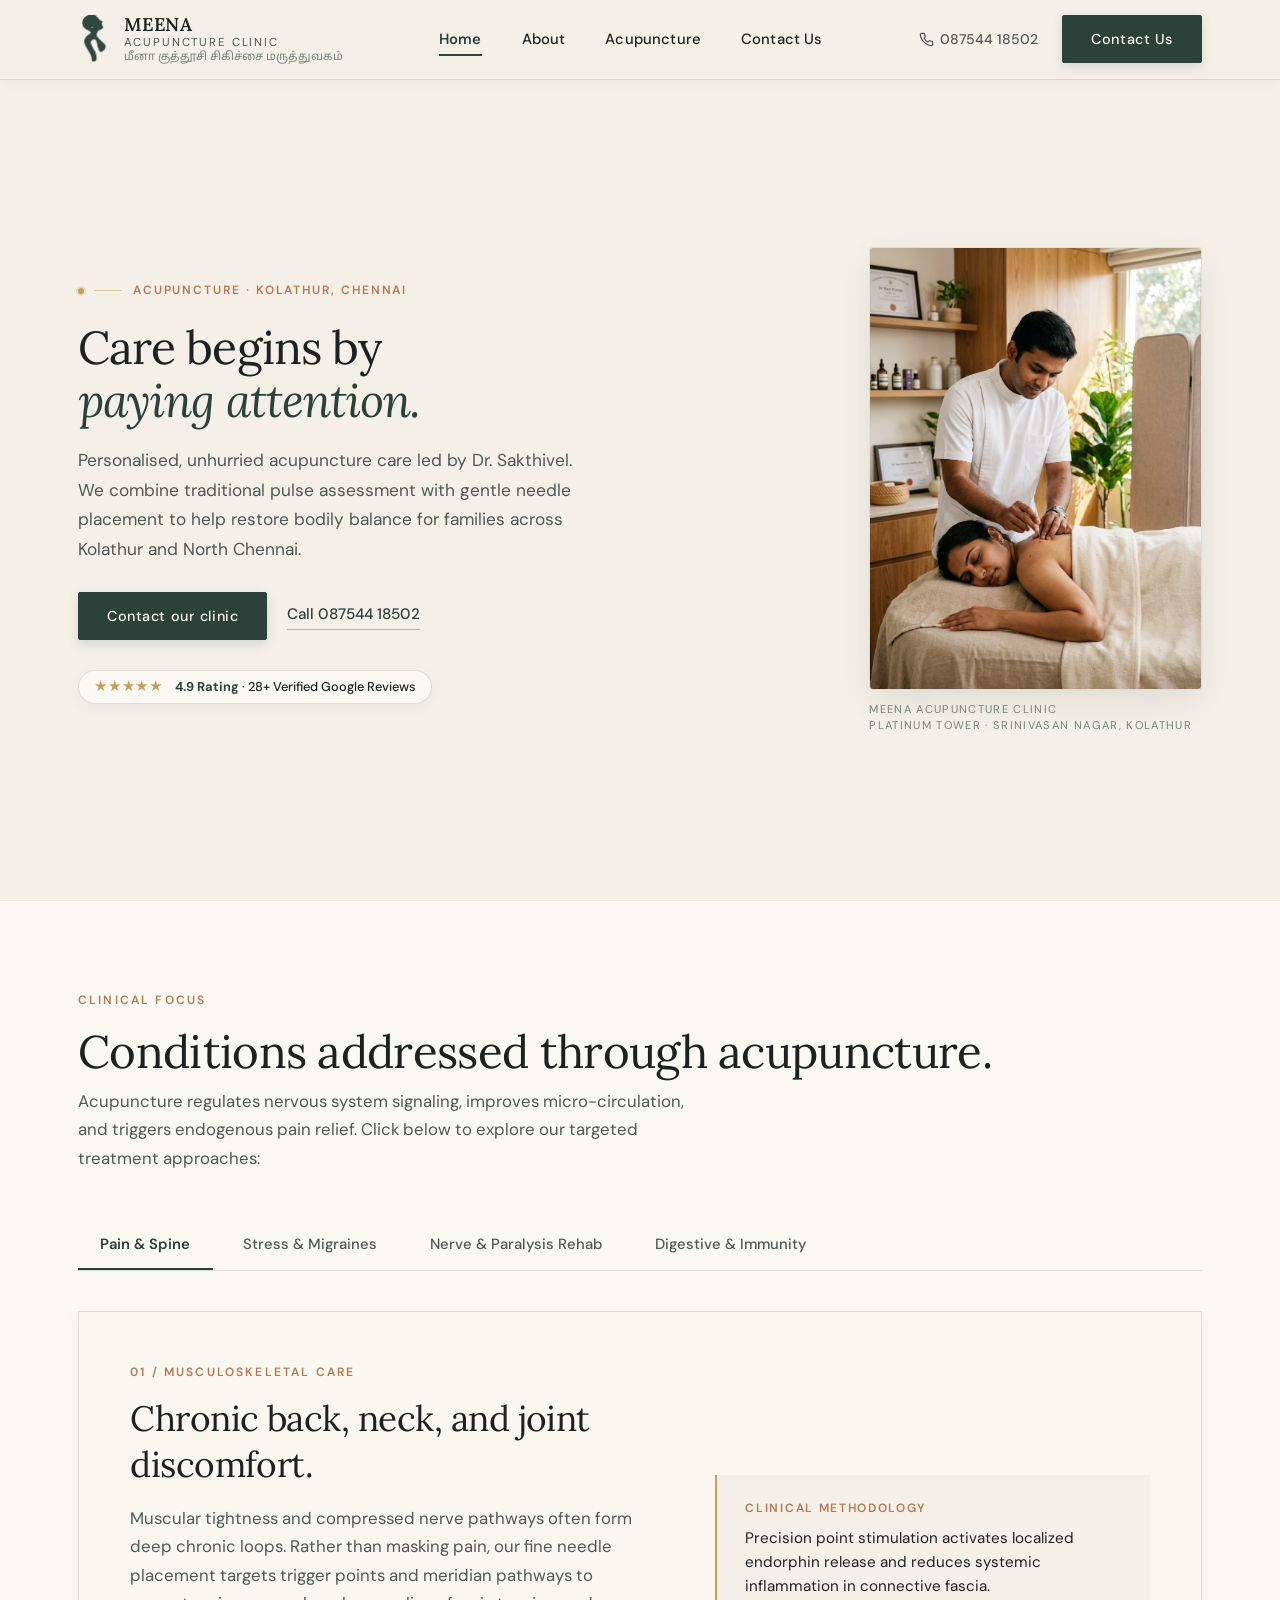
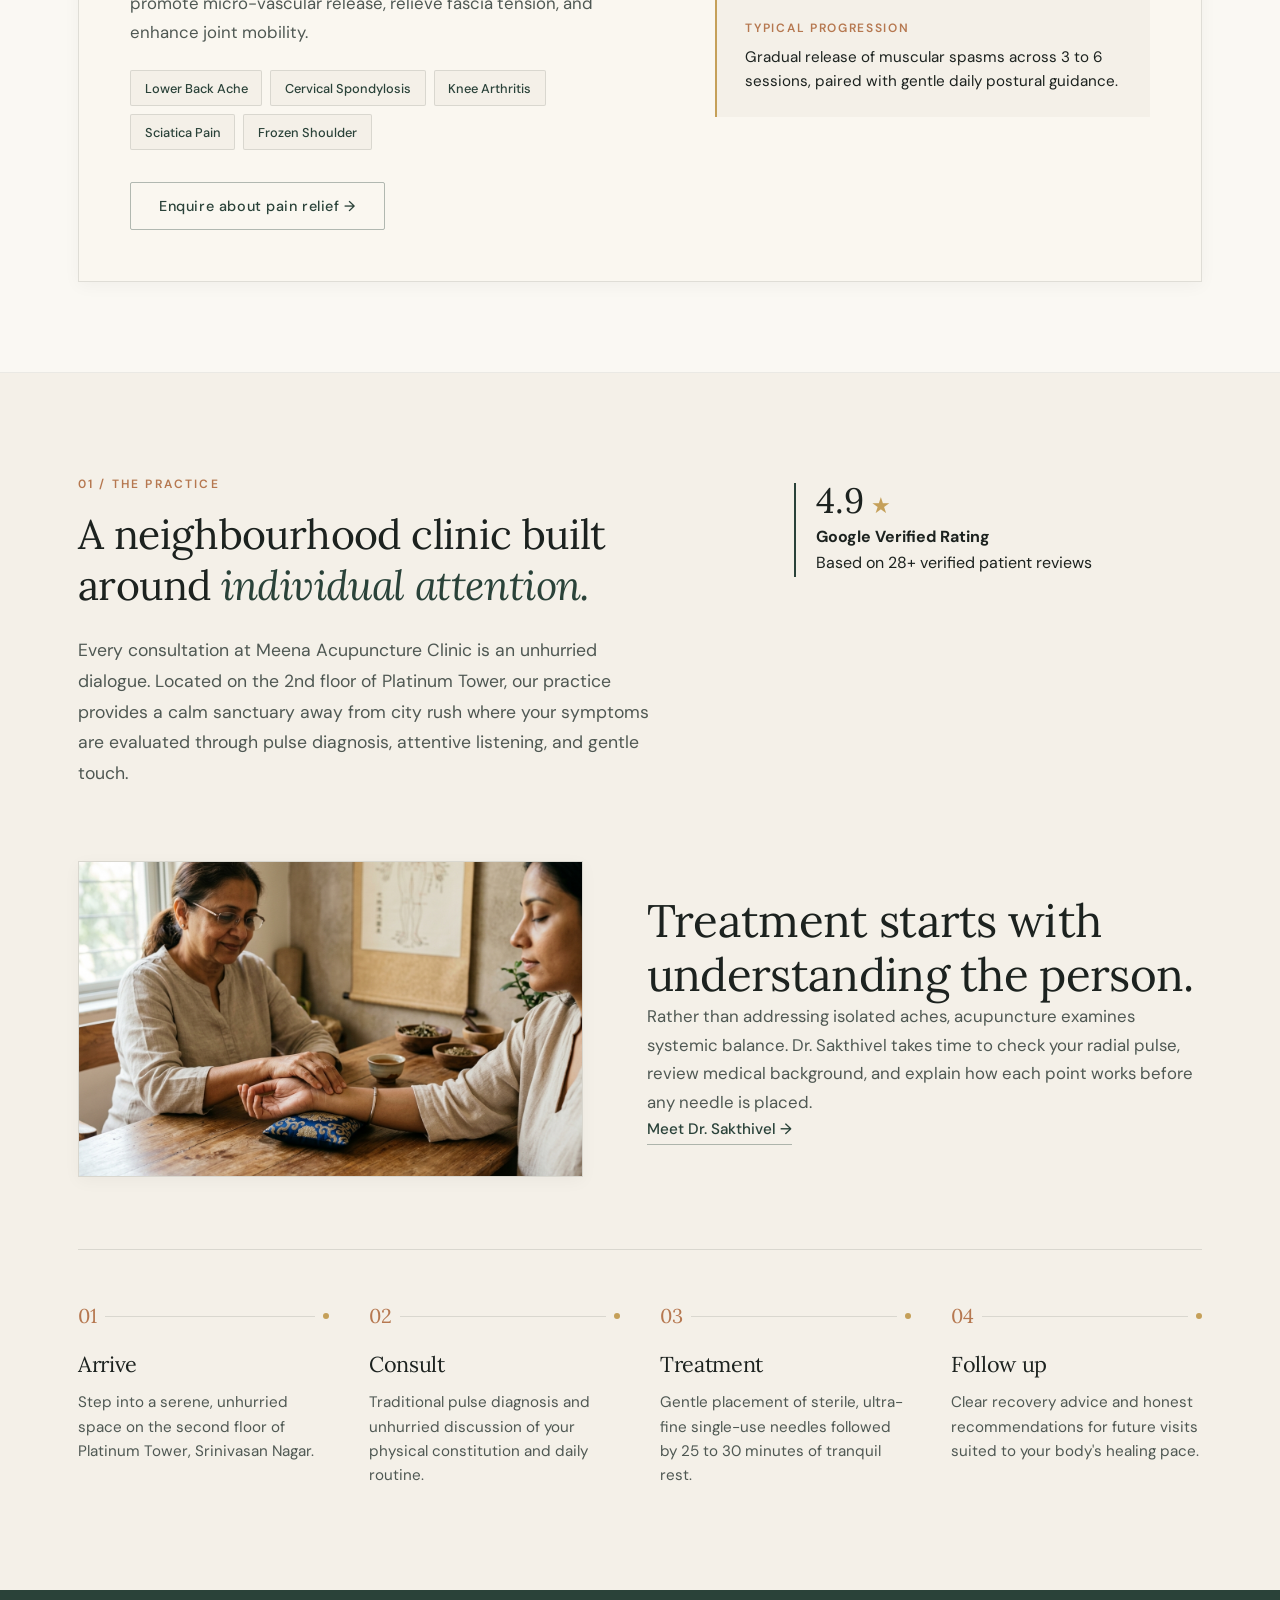
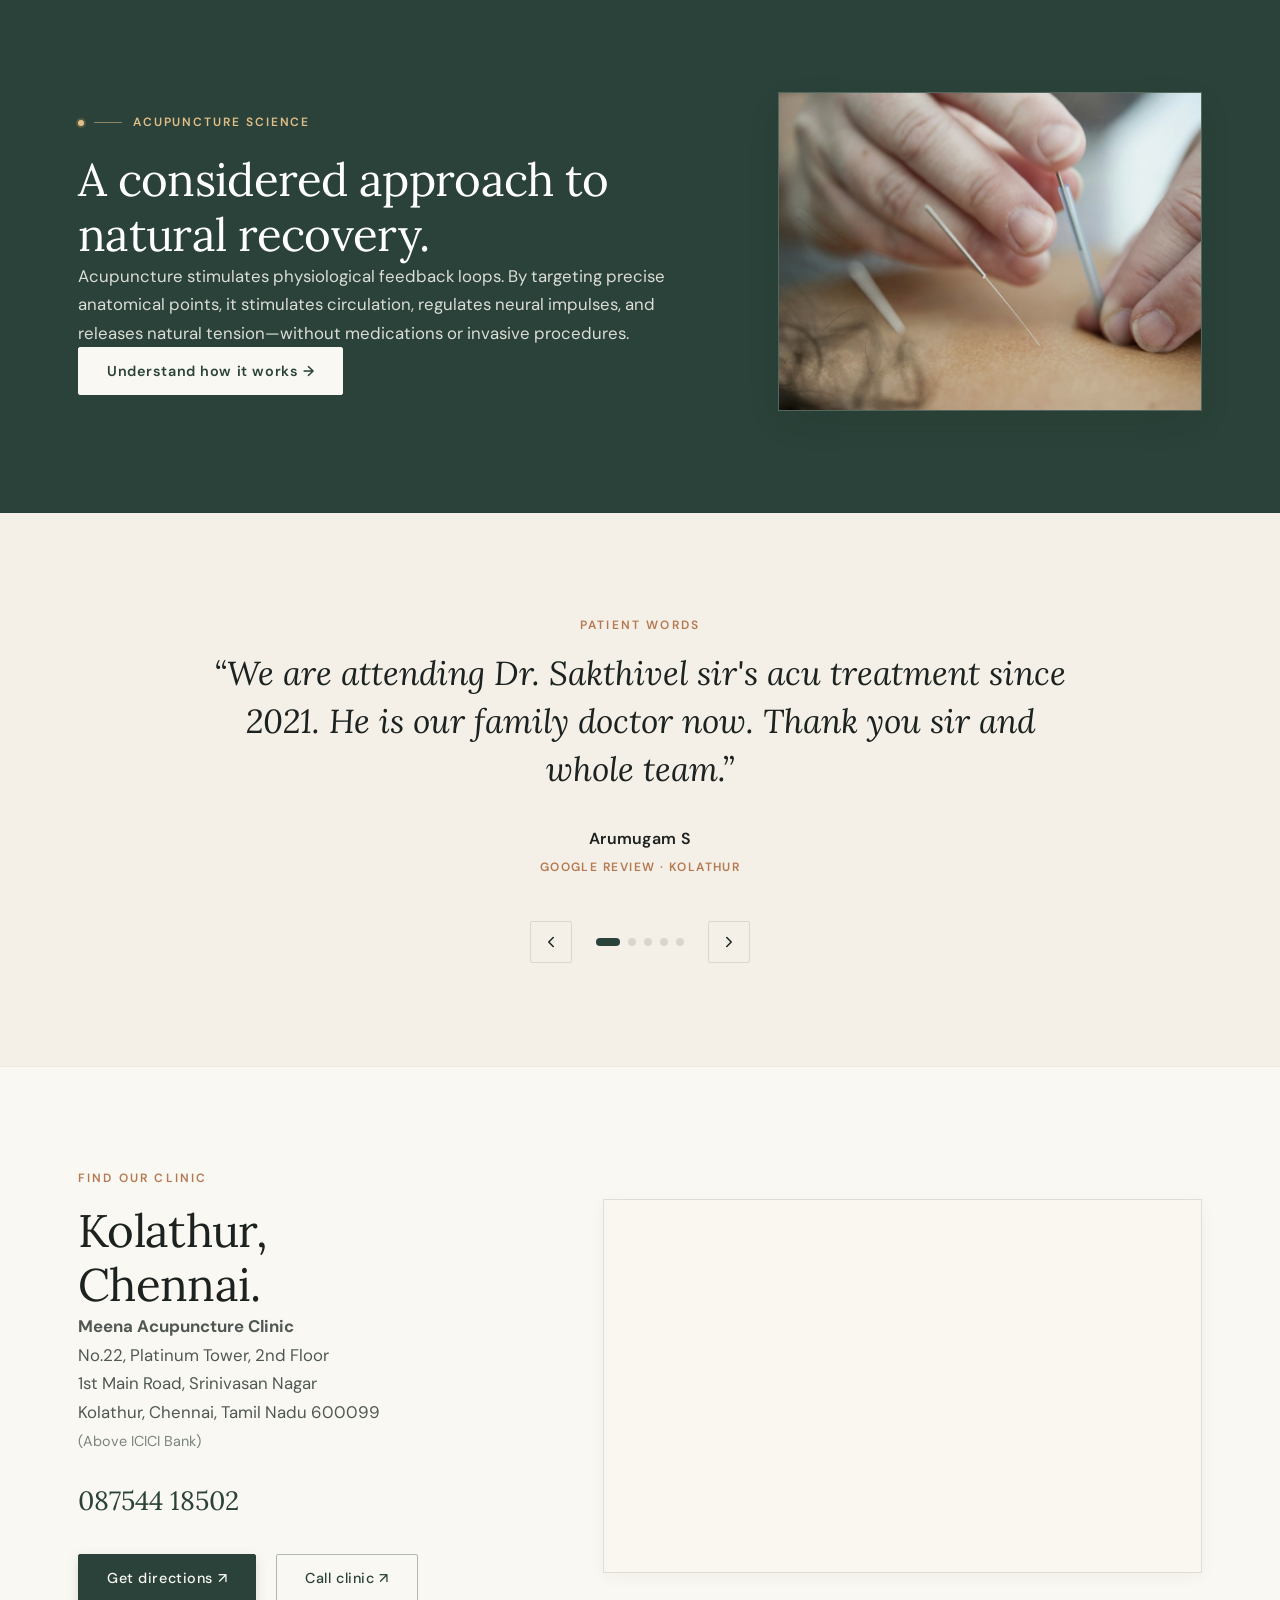
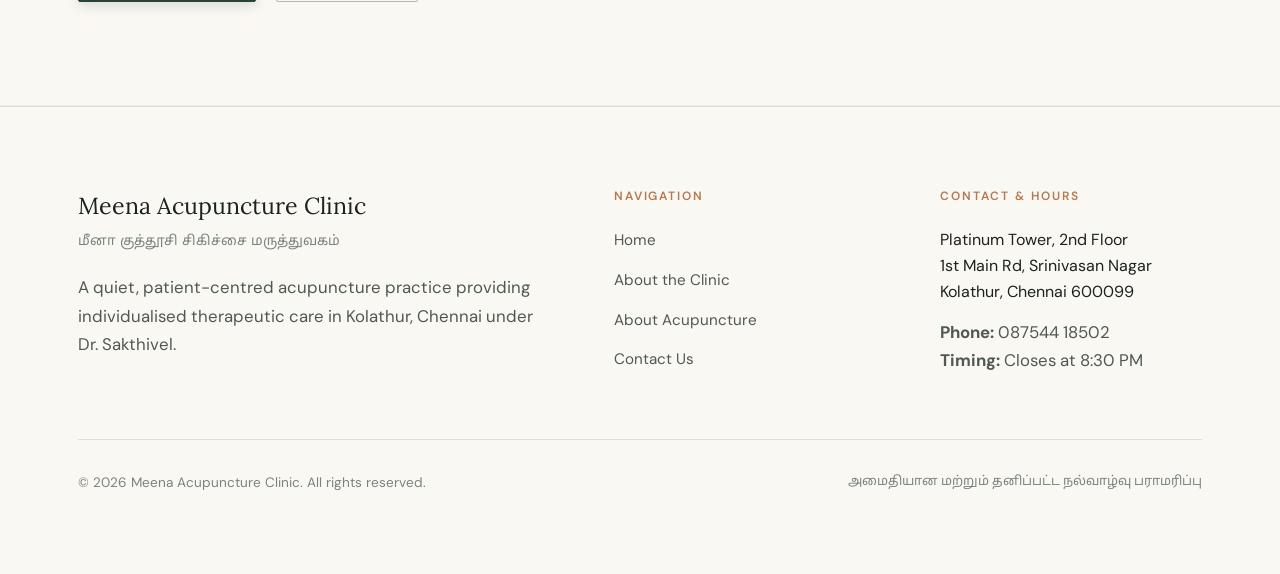
<file: index.html>
<!DOCTYPE html>
<html lang="en">
<head>
  <meta charset="UTF-8">
  <meta name="viewport" content="width=device-width, initial-scale=1.0">
  <title>Meena Acupuncture Clinic | Kolathur, Chennai</title>
  <meta name="description" content="Meena Acupuncture Clinic in Kolathur, Chennai. Led by Dr. Sakthivel. Attentive diagnostic acupuncture, traditional pulse evaluation, pain relief, and constitutional wellness.">
  <meta name="theme-color" content="#F4F0E8">

  <!-- Open Graph -->
  <meta property="og:type" content="website">
  <meta property="og:title" content="Meena Acupuncture Clinic | Kolathur, Chennai">
  <meta property="og:description" content="Personalised, gentle acupuncture care from Dr. Sakthivel at Meena Acupuncture Clinic, Platinum Tower, Kolathur.">
  <meta property="og:image" content="assets/images/hero-clinic.jpg">

  <!-- Favicon -->
  <link rel="icon" type="image/png" href="assets/images/favicon.png">

  <!-- Google Fonts: Lora (Editorial Serif), DM Sans (Clean Sans), Noto Sans Tamil -->
  <link rel="preconnect" href="https://fonts.googleapis.com">
  <link rel="preconnect" href="https://fonts.gstatic.com" crossorigin>
  <link href="https://fonts.googleapis.com/css2?family=DM+Sans:ital,opsz,wght@0,9..40,400..600;1,9..40,400&family=Lora:ital,wght@0,400..600;1,400;1,500&family=Noto+Sans+Tamil:wght@400;500;600&display=swap" rel="stylesheet">

  <link rel="stylesheet" href="css/style.css">

  <!-- Structured Data: MedicalClinic -->
  <script type="application/ld+json">
  {
    "@context": "https://schema.org",
    "@type": "MedicalClinic",
    "name": "Meena Acupuncture Clinic",
    "alternateName": "மீனா குத்தூசி சிகிச்சை மருத்துவகம்",
    "medicalSpecialty": "Acupuncture",
    "address": {
      "@type": "PostalAddress",
      "streetAddress": "No.22, Platinum Tower, 2nd Floor, 1st Main Road, Srinivasan Nagar",
      "addressLocality": "Kolathur",
      "addressRegion": "Chennai, Tamil Nadu",
      "postalCode": "600099",
      "addressCountry": "IN"
    },
    "telephone": "+918754418502",
    "hasMap": "https://maps.app.goo.gl/yWJoT6GUN4g8r3Jb7",
    "aggregateRating": {
      "@type": "AggregateRating",
      "ratingValue": "4.9",
      "reviewCount": "28"
    },
    "openingHoursSpecification": [
      {
        "@type": "OpeningHoursSpecification",
        "dayOfWeek": ["Monday", "Tuesday", "Wednesday", "Thursday", "Friday", "Saturday"],
        "closes": "20:30"
      }
    ]
  }
  </script>
</head>
<body>
  <!-- Accessible Skip Link -->
  <a href="#mainContent" class="skip-link">Skip to main content</a>

  <!-- ======================================================================
       SITE HEADER
       ====================================================================== -->
  <header class="site-header" role="banner">
    <div class="container header-container">
      <a href="index.html" class="brand" aria-label="Meena Acupuncture Clinic Home">
        <div class="brand-emblem">
          <img src="assets/images/clinic-logo-deepleaf.png" alt="Meena Acupuncture Clinic Emblem" width="32" height="48">
        </div>
        <div class="brand-text">
          <div class="brand-name">MEENA <span>Acupuncture Clinic</span></div>
          <div class="brand-tamil">மீனா குத்தூசி சிகிச்சை மருத்துவகம்</div>
        </div>
      </a>

      <!-- Desktop Navigation -->
      <nav class="site-nav" aria-label="Main Navigation">
        <a href="index.html" class="nav-link active">Home</a>
        <a href="about.html" class="nav-link">About</a>
        <a href="acupuncture.html" class="nav-link">Acupuncture</a>
        <a href="contact.html" class="nav-link">Contact Us</a>
      </nav>

      <!-- Desktop Actions -->
      <div class="header-actions">
        <a href="tel:08754418502" class="header-phone" aria-label="Call clinic directly">
          <svg width="15" height="15" viewBox="0 0 24 24" fill="none" stroke="currentColor" stroke-width="2" stroke-linecap="round" stroke-linejoin="round" aria-hidden="true"><path d="M22 16.92v3a2 2 0 0 1-2.18 2 19.79 19.79 0 0 1-8.63-3.07 19.5 19.5 0 0 1-6-6 19.79 19.79 0 0 1-3.07-8.67A2 2 0 0 1 4.11 2h3a2 2 0 0 1 2 1.72 12.84 12.84 0 0 0 .7 2.81 2 2 0 0 1-.45 2.11L8.09 9.91a16 16 0 0 0 6 6l1.27-1.27a2 2 0 0 1 2.11-.45 12.84 12.84 0 0 0 2.81.7A2 2 0 0 1 22 16.92z"></path></svg>
          <span>087544 18502</span>
        </a>
        <a href="contact.html" class="btn btn--primary">Contact Us</a>
        <button class="menu-toggle" id="menuToggle" aria-label="Open navigation menu" aria-expanded="false" aria-controls="mobileNav">
          <svg width="20" height="20" viewBox="0 0 24 24" fill="none" stroke="currentColor" stroke-width="1.75" stroke-linecap="round" stroke-linejoin="round" aria-hidden="true"><line x1="4" y1="7" x2="20" y2="7"></line><line x1="4" y1="12" x2="20" y2="12"></line><line x1="4" y1="17" x2="20" y2="17"></line></svg>
        </button>
      </div>
    </div>
  </header>

  <!-- Mobile Navigation Panel -->
  <nav class="mobile-nav-panel" id="mobileNav" aria-label="Mobile Navigation">
    <ul class="mobile-nav-list">
      <li><a href="index.html" class="mobile-nav-link active">Home</a></li>
      <li><a href="about.html" class="mobile-nav-link">About</a></li>
      <li><a href="acupuncture.html" class="mobile-nav-link">Acupuncture</a></li>
      <li><a href="contact.html" class="mobile-nav-link">Contact Us</a></li>
    </ul>
    <div class="mobile-nav-footer">
      <a href="tel:08754418502" class="header-phone">
        <svg width="15" height="15" viewBox="0 0 24 24" fill="none" stroke="currentColor" stroke-width="2" stroke-linecap="round" stroke-linejoin="round" aria-hidden="true"><path d="M22 16.92v3a2 2 0 0 1-2.18 2 19.79 19.79 0 0 1-8.63-3.07 19.5 19.5 0 0 1-6-6 19.79 19.79 0 0 1-3.07-8.67A2 2 0 0 1 4.11 2h3a2 2 0 0 1 2 1.72 12.84 12.84 0 0 0 .7 2.81 2 2 0 0 1-.45 2.11L8.09 9.91a16 16 0 0 0 6 6l1.27-1.27a2 2 0 0 1 2.11-.45 12.84 12.84 0 0 0 2.81.7A2 2 0 0 1 22 16.92z"></path></svg>
        <span>087544 18502</span>
      </a>
      <a href="contact.html" class="btn btn--primary" style="width: 100%;">Contact Us</a>
    </div>
  </nav>

  <!-- ======================================================================
       MAIN CONTENT
       ====================================================================== -->
  <main id="mainContent">

    <!-- 01. HERO (55/45 Editorial Split with Above-The-Fold Mobile Balance) -->
    <section class="section hero-home" aria-labelledby="heroHeadline">
      <div class="container">
        <div class="editorial-split editorial-split--55-45">
          <div class="hero-content">
            <div class="eyebrow">
              <span class="point-motif"></span>
              <span>Acupuncture · Kolathur, Chennai</span>
            </div>
            
            <h1 class="hero-headline" id="heroHeadline">
              Care begins by<br><span class="editorial-italic">paying attention.</span>
            </h1>

            <p class="hero-subtext">
              Personalised, unhurried acupuncture care led by Dr. Sakthivel. We combine traditional pulse assessment with gentle needle placement to help restore bodily balance for families across Kolathur and North Chennai.
            </p>

            <div class="hero-actions">
              <a href="contact.html" class="btn btn--primary">Contact our clinic</a>
              <a href="tel:08754418502" class="text-link">Call 087544 18502</a>
            </div>

            <!-- Verified Clinic Credential Badge -->
            <div class="hero-trust-badge">
              <div class="trust-stars" aria-hidden="true">★★★★★</div>
              <div class="trust-text">
                <strong>4.9 Rating</strong> · 28+ Verified Google Reviews
              </div>
            </div>
          </div>

          <!-- Hero Photography Frame -->
          <div class="hero-image-wrap">
            <div class="hero-image-frame">
              <img src="assets/images/hero-clinic.jpg" alt="Acupuncture therapy and fine needle placement at Meena Acupuncture Clinic" width="900" height="1200" fetchpriority="high">
            </div>

            <p class="image-caption">
              MEENA ACUPUNCTURE CLINIC<br>
              PLATINUM TOWER · SRINIVASAN NAGAR, KOLATHUR
            </p>
          </div>
        </div>
      </div>
    </section>

    <!-- 02. INTERACTIVE SECTION: CONDITIONS WE ADDRESS -->
    <section class="section conditions-section section--warm-white" aria-labelledby="conditionsTitle">
      <div class="container">
        <div class="conditions-header">
          <span class="section-num">Clinical Focus</span>
          <h2 id="conditionsTitle">Conditions addressed through acupuncture.</h2>
          <p style="max-width: 620px; margin-top: 0.5rem;">
            Acupuncture regulates nervous system signaling, improves micro-circulation, and triggers endogenous pain relief. Click below to explore our targeted treatment approaches:
          </p>
        </div>

        <!-- Condition Tabs Navigation -->
        <div class="conditions-tabs-nav" role="tablist" aria-label="Conditions treated">
          <button class="condition-tab-btn is-active" role="tab" aria-selected="true" data-tab="tab-pain">
            Pain & Spine
          </button>
          <button class="condition-tab-btn" role="tab" aria-selected="false" data-tab="tab-stress">
            Stress & Migraines
          </button>
          <button class="condition-tab-btn" role="tab" aria-selected="false" data-tab="tab-neuro">
            Nerve & Paralysis Rehab
          </button>
          <button class="condition-tab-btn" role="tab" aria-selected="false" data-tab="tab-vitality">
            Digestive & Immunity
          </button>
        </div>

        <!-- Panel 01: Pain -->
        <div class="conditions-panel is-active" id="tab-pain" role="tabpanel">
          <div class="condition-panel-text">
            <span class="section-num">01 / Musculoskeletal Care</span>
            <h3>Chronic back, neck, and joint discomfort.</h3>
            <p>
              Muscular tightness and compressed nerve pathways often form deep chronic loops. Rather than masking pain, our fine needle placement targets trigger points and meridian pathways to promote micro-vascular release, relieve fascia tension, and enhance joint mobility.
            </p>
            <div class="condition-tags">
              <span class="condition-tag">Lower Back Ache</span>
              <span class="condition-tag">Cervical Spondylosis</span>
              <span class="condition-tag">Knee Arthritis</span>
              <span class="condition-tag">Sciatica Pain</span>
              <span class="condition-tag">Frozen Shoulder</span>
            </div>
            <a href="contact.html" class="btn btn--outline">Enquire about pain relief &rarr;</a>
          </div>
          <div class="condition-panel-details">
            <div class="condition-detail-label">Clinical Methodology</div>
            <p class="condition-detail-text">
              Precision point stimulation activates localized endorphin release and reduces systemic inflammation in connective fascia.
            </p>
            <div class="condition-detail-label" style="margin-top: 1.25rem;">Typical Progression</div>
            <p class="condition-detail-text">
              Gradual release of muscular spasms across 3 to 6 sessions, paired with gentle daily postural guidance.
            </p>
          </div>
        </div>

        <!-- Panel 02: Stress & Migraines -->
        <div class="conditions-panel" id="tab-stress" role="tabpanel">
          <div class="condition-panel-text">
            <span class="section-num">02 / Neuromuscular Calming</span>
            <h3>Headaches, tension, and persistent sleep issues.</h3>
            <p>
              Persistent mental strain and fatigue disrupt the autonomic nervous system, leading to vascular constriction and restless sleep. Acupuncture works directly on vagus nerve pathways to down-regulate sympathetic fight-or-flight tension and induce restorative rest.
            </p>
            <div class="condition-tags">
              <span class="condition-tag">Chronic Migraines</span>
              <span class="condition-tag">Tension Headaches</span>
              <span class="condition-tag">Insomnia & Sleep Latency</span>
              <span class="condition-tag">Anxiety Tension</span>
              <span class="condition-tag">Mental Exhaustion</span>
            </div>
            <a href="contact.html" class="btn btn--outline">Enquire about sleep care &rarr;</a>
          </div>
          <div class="condition-panel-details">
            <div class="condition-detail-label">Clinical Methodology</div>
            <p class="condition-detail-text">
              Calming cranial and meridian points (such as Yintang and Shenmen) quiet overactive neurological loops and stabilize blood vessel tone.
            </p>
            <div class="condition-detail-label" style="margin-top: 1.25rem;">Patient Experience</div>
            <p class="condition-detail-text">
              Deep relaxation during quiet 30-minute needle retention; many patients sleep peacefully throughout the session.
            </p>
          </div>
        </div>

        <!-- Panel 03: Neurological -->
        <div class="conditions-panel" id="tab-neuro" role="tabpanel">
          <div class="condition-panel-text">
            <span class="section-num">03 / Neuro Rehabilitation</span>
            <h3>Nerve regeneration, Bell's palsy, and numbness.</h3>
            <p>
              Nerve injuries, facial paralysis, or post-stroke complications require stimulating micro-current pathways to awaken dormant muscle groups and restore neuromuscular communication. Dr. Sakthivel applies dedicated protocols designed to gently re-educate facial and peripheral nerves.
            </p>
            <div class="condition-tags">
              <span class="condition-tag">Bell's Palsy / Facial Palsy</span>
              <span class="condition-tag">Peripheral Neuropathy</span>
              <span class="condition-tag">Post-Stroke Motor Rehab</span>
              <span class="condition-tag">Tingling in Extremities</span>
            </div>
            <a href="contact.html" class="btn btn--outline">Discuss neuro rehabilitation &rarr;</a>
          </div>
          <div class="condition-panel-details">
            <div class="condition-detail-label">Clinical Methodology</div>
            <p class="condition-detail-text">
              Targeted motor point stimulation to reconnect peripheral nerve impulses and stimulate circulation to dormant tissues.
            </p>
            <div class="condition-detail-label" style="margin-top: 1.25rem;">Care Commitment</div>
            <p class="condition-detail-text">
              Structured progressive courses tailored to patient recovery timelines, working collaboratively with their medical care.
            </p>
          </div>
        </div>

        <!-- Panel 04: Vitality & Digestion -->
        <div class="conditions-panel" id="tab-vitality" role="tabpanel">
          <div class="condition-panel-text">
            <span class="section-num">04 / Constitutional Balance</span>
            <h3>Metabolism, digestion, and systemic fatigue.</h3>
            <p>
              Traditional acupuncture assesses the body as an interconnected constitutional ecosystem. Sluggish digestion, acid reflux, or persistent lack of energy are treated by balancing the stomach and spleen meridians to restore nutrient assimilation and bodily vigor.
            </p>
            <div class="condition-tags">
              <span class="condition-tag">Acid Reflux & GERD</span>
              <span class="condition-tag">Chronic Bloating & IBS</span>
              <span class="condition-tag">Sluggish Metabolism</span>
              <span class="condition-tag">General Fatigue</span>
            </div>
            <a href="contact.html" class="btn btn--outline">Enquire about vitality care &rarr;</a>
          </div>
          <div class="condition-panel-details">
            <div class="condition-detail-label">Traditional Diagnosis</div>
            <p class="condition-detail-text">
              Detailed pulse assessment and abdominal palpation identify constitutional heat or dampness imbalances.
            </p>
            <div class="condition-detail-label" style="margin-top: 1.25rem;">Holistic Guidance</div>
            <p class="condition-detail-text">
              Complemented by simple, practical dietary and hydration recommendations grounded in South Indian lifestyle habits.
            </p>
          </div>
        </div>

      </div>
    </section>

    <!-- 03. THE CLINIC (Unhurried Dialogue) -->
    <section class="section" aria-labelledby="clinicIntroTitle">
      <div class="container">
        <div class="clinic-intro-grid">
          <div>
            <span class="section-num">01 / The Practice</span>
            <h2 class="clinic-intro-lead" id="clinicIntroTitle">
              A neighbourhood clinic built around <span class="editorial-italic">individual attention.</span>
            </h2>
            <p style="max-width: 580px; font-size: 1.1rem; line-height: 1.75;">
              Every consultation at Meena Acupuncture Clinic is an unhurried dialogue. Located on the 2nd floor of Platinum Tower, our practice provides a calm sanctuary away from city rush where your symptoms are evaluated through pulse diagnosis, attentive listening, and gentle touch.
            </p>
          </div>

          <div>
            <div class="rating-pill-subtle">
              <div class="rating-score">
                <span>4.9</span>
                <span class="rating-star" aria-hidden="true">★</span>
              </div>
              <div class="rating-meta">
                <strong style="color: var(--color-ink);">Google Verified Rating</strong><br>
                <span>Based on 28+ verified patient reviews</span>
              </div>
            </div>
          </div>
        </div>

        <!-- Clinic Story: Asymmetric Grid -->
        <div class="clinic-story-grid" style="margin-top: 4.5rem;">
          <div class="story-image-wrap">
            <img src="assets/images/clinic-story.jpg" alt="Practitioner consultation desk with pulse diagnosis cushion and calm clinical setting" width="1200" height="750" loading="lazy">
          </div>

          <div class="story-content">
            <h2>Treatment starts with understanding the person.</h2>
            <p>
              Rather than addressing isolated aches, acupuncture examines systemic balance. Dr. Sakthivel takes time to check your radial pulse, review medical background, and explain how each point works before any needle is placed.
            </p>
            <a href="about.html" class="text-link">Meet Dr. Sakthivel &rarr;</a>
          </div>
        </div>

        <!-- 04. PATIENT JOURNEY -->
        <div class="patient-journey">
          <div class="journey-sequence">
            
            <div class="journey-step">
              <div class="journey-step-marker">
                <span class="journey-step-num">01</span>
                <span class="journey-step-line"></span>
                <span class="journey-step-dot"></span>
              </div>
              <h3 class="journey-step-title">Arrive</h3>
              <p class="journey-step-text">
                Step into a serene, unhurried space on the second floor of Platinum Tower, Srinivasan Nagar.
              </p>
            </div>

            <div class="journey-step">
              <div class="journey-step-marker">
                <span class="journey-step-num">02</span>
                <span class="journey-step-line"></span>
                <span class="journey-step-dot"></span>
              </div>
              <h3 class="journey-step-title">Consult</h3>
              <p class="journey-step-text">
                Traditional pulse diagnosis and unhurried discussion of your physical constitution and daily routine.
              </p>
            </div>

            <div class="journey-step">
              <div class="journey-step-marker">
                <span class="journey-step-num">03</span>
                <span class="journey-step-line"></span>
                <span class="journey-step-dot"></span>
              </div>
              <h3 class="journey-step-title">Treatment</h3>
              <p class="journey-step-text">
                Gentle placement of sterile, ultra-fine single-use needles followed by 25 to 30 minutes of tranquil rest.
              </p>
            </div>

            <div class="journey-step">
              <div class="journey-step-marker">
                <span class="journey-step-num">04</span>
                <span class="journey-step-line"></span>
                <span class="journey-step-dot"></span>
              </div>
              <h3 class="journey-step-title">Follow up</h3>
              <p class="journey-step-text">
                Clear recovery advice and honest recommendations for future visits suited to your body's healing pace.
              </p>
            </div>

          </div>
        </div>

      </div>
    </section>

    <!-- 05. ACUPUNCTURE SPREAD (Deep Leaf Feature) -->
    <section class="section section--deepleaf" aria-labelledby="acupunctureSpreadTitle">
      <div class="container">
        <div class="acupuncture-spread">
          <div class="spread-text">
            <div class="eyebrow">
              <span class="point-motif" style="color: #E2BF88;"></span>
              <span>Acupuncture Science</span>
            </div>
            <h2 id="acupunctureSpreadTitle">A considered approach to natural recovery.</h2>
            <p>
              Acupuncture stimulates physiological feedback loops. By targeting precise anatomical points, it stimulates circulation, regulates neural impulses, and releases natural tension—without medications or invasive procedures.
            </p>
            <a href="acupuncture.html" class="btn btn--white">Understand how it works &rarr;</a>
          </div>

          <div class="spread-image-wrap">
            <img src="assets/images/acupuncture-intro.jpg" alt="Acupuncture therapy treatment session in calm clinic" width="1000" height="750" loading="lazy">
          </div>
        </div>
      </div>
    </section>

    <!-- 06. PATIENT WORDS (Authentic Google Reviews) -->
    <section class="section testimonials-section" aria-labelledby="testimonialsTitle">
      <div class="container">
        <div class="testimonial-container">
          <span class="section-num" id="testimonialsTitle">Patient Words</span>
          
          <blockquote class="testimonial-quote" id="testimonialQuote">
            “We are attending Dr. Sakthivel sir's acu treatment since 2021. He is our family doctor now. Thank you sir and whole team.”
          </blockquote>
          
          <div class="testimonial-meta-wrap">
            <div class="testimonial-author" id="testimonialAuthor">Arumugam S</div>
            <span class="testimonial-source" id="testimonialSource">Google Review · Kolathur</span>
          </div>

          <div class="testimonial-controls">
            <button class="testimonial-btn" id="testimonialPrev" aria-label="Previous review">
              <svg width="18" height="18" viewBox="0 0 24 24" fill="none" stroke="currentColor" stroke-width="2" stroke-linecap="round" stroke-linejoin="round" aria-hidden="true"><polyline points="15 18 9 12 15 6"></polyline></svg>
            </button>
            <div class="testimonial-dots" id="testimonialDots" role="tablist" aria-label="Review selectors"></div>
            <button class="testimonial-btn" id="testimonialNext" aria-label="Next review">
              <svg width="18" height="18" viewBox="0 0 24 24" fill="none" stroke="currentColor" stroke-width="2" stroke-linecap="round" stroke-linejoin="round" aria-hidden="true"><polyline points="9 18 15 12 9 6"></polyline></svg>
            </button>
          </div>
        </div>
      </div>
    </section>

    <!-- 07. LOCATION & FIND OUR CLINIC -->
    <section class="section section--warm-white" aria-labelledby="locationTitle">
      <div class="container">
        <div class="location-grid">
          <div class="location-details">
            <span class="section-num">Find Our Clinic</span>
            <h2 id="locationTitle">Kolathur,<br>Chennai.</h2>
            
            <address class="clinic-address">
              <strong>Meena Acupuncture Clinic</strong><br>
              No.22, Platinum Tower, 2nd Floor<br>
              1st Main Road, Srinivasan Nagar<br>
              Kolathur, Chennai, Tamil Nadu 600099<br>
              <span style="font-size: 0.9rem; color: var(--color-ink-light);">(Above ICICI Bank)</span>
            </address>

            <a href="tel:08754418502" class="location-phone">087544 18502</a>

            <div class="location-actions">
              <a href="https://maps.app.goo.gl/yWJoT6GUN4g8r3Jb7" target="_blank" rel="noopener noreferrer" class="btn btn--primary">
                Get directions ↗
              </a>
              <a href="tel:08754418502" class="btn btn--outline">
                Call clinic ↗
              </a>
            </div>
          </div>

          <div class="map-frame">
            <iframe 
              title="Meena Acupuncture Clinic Location Map in Kolathur Chennai"
              src="https://www.google.com/maps/embed?pb=!1m18!1m12!1m3!1d3885.748777174699!2d80.202523!3d13.1187891!2m3!1f0!2f0!3f0!3m2!1i1024!2i768!4f13.1!3m3!1m2!1s0x3a526466ba89162d%3A0xaa5861148b50eb05!2sMeena%20Acupuncture%20Clinic!5e0!3m2!1sen!2sin!4v1700000000000!5m2!1sen!2sin"
              loading="lazy" 
              allowfullscreen>
            </iframe>
          </div>
        </div>
      </div>
    </section>

  </main>

  <!-- ======================================================================
       SITE FOOTER
       ====================================================================== -->
  <footer class="site-footer" role="contentinfo">
    <div class="container">
      <div class="footer-top">
        <div>
          <div class="footer-brand-title">Meena Acupuncture Clinic</div>
          <div class="footer-brand-tamil">மீனா குத்தூசி சிகிச்சை மருத்துவகம்</div>
          <p class="footer-brand-desc">
            A quiet, patient-centred acupuncture practice providing individualised therapeutic care in Kolathur, Chennai under Dr. Sakthivel.
          </p>
        </div>

        <div>
          <div class="footer-heading">Navigation</div>
          <ul class="footer-links">
            <li><a href="index.html" class="footer-link">Home</a></li>
            <li><a href="about.html" class="footer-link">About the Clinic</a></li>
            <li><a href="acupuncture.html" class="footer-link">About Acupuncture</a></li>
            <li><a href="contact.html" class="footer-link">Contact Us</a></li>
          </ul>
        </div>

        <div>
          <div class="footer-heading">Contact & Hours</div>
          <address class="footer-brand-desc" style="font-style: normal; margin-bottom: 0.75rem;">
            Platinum Tower, 2nd Floor<br>
            1st Main Rd, Srinivasan Nagar<br>
            Kolathur, Chennai 600099
          </address>
          <p class="footer-brand-desc">
            <strong>Phone:</strong> 087544 18502<br>
            <strong>Timing:</strong> Closes at 8:30 PM
          </p>
        </div>
      </div>

      <div class="footer-bottom">
        <div>&copy; 2026 Meena Acupuncture Clinic. All rights reserved.</div>
        <div class="tamil-text" style="font-size: 0.8rem; color: var(--color-ink-light);">
          அமைதியான மற்றும் தனிப்பட்ட நல்வாழ்வு பராமரிப்பு
        </div>
      </div>
    </div>
  </footer>

  <!-- ======================================================================
       SLEEK FLOATING PILL BAR (Mobile Quick Action Experience)
       ====================================================================== -->
  <aside class="mobile-floating-pill" aria-label="Quick contact shortcuts">
    <div class="mobile-pill-inner">
      <a href="tel:08754418502" class="mobile-pill-item">
        <svg viewBox="0 0 24 24" fill="none" stroke="currentColor" stroke-width="2" stroke-linecap="round" stroke-linejoin="round" aria-hidden="true"><path d="M22 16.92v3a2 2 0 0 1-2.18 2 19.79 19.79 0 0 1-8.63-3.07 19.5 19.5 0 0 1-6-6 19.79 19.79 0 0 1-3.07-8.67A2 2 0 0 1 4.11 2h3a2 2 0 0 1 2 1.72 12.84 12.84 0 0 0 .7 2.81 2 2 0 0 1-.45 2.11L8.09 9.91a16 16 0 0 0 6 6l1.27-1.27a2 2 0 0 1 2.11-.45 12.84 12.84 0 0 0 2.81.7A2 2 0 0 1 22 16.92z"></path></svg>
        <span>Call</span>
      </a>
      <a href="https://wa.me/918754418502?text=Hello%20Meena%20Acupuncture%20Clinic%2C%20I%20would%20like%20to%20enquire%20about%20treatment." target="_blank" rel="noopener noreferrer" class="mobile-pill-item mobile-pill-item--featured">
        <svg viewBox="0 0 24 24" fill="none" stroke="currentColor" stroke-width="2" stroke-linecap="round" stroke-linejoin="round" aria-hidden="true"><path d="M21 11.5a8.38 8.38 0 0 1-.9 3.8 8.5 8.5 0 0 1-7.6 4.7 8.38 8.38 0 0 1-3.8-.9L3 21l1.9-5.7a8.38 8.38 0 0 1-.9-3.8 8.5 8.5 0 0 1 4.7-7.6 8.38 8.38 0 0 1 3.8-.9h.5a8.48 8.48 0 0 1 8 8v.5z"></path></svg>
        <span>WhatsApp</span>
      </a>
      <a href="https://maps.app.goo.gl/yWJoT6GUN4g8r3Jb7" target="_blank" rel="noopener noreferrer" class="mobile-pill-item">
        <svg viewBox="0 0 24 24" fill="none" stroke="currentColor" stroke-width="2" stroke-linecap="round" stroke-linejoin="round" aria-hidden="true"><polygon points="3 11 22 2 13 21 11 13 3 11"></polygon></svg>
        <span>Maps</span>
      </a>
    </div>
  </aside>

  <script src="js/main.js"></script>
</body>
</html>
</file>
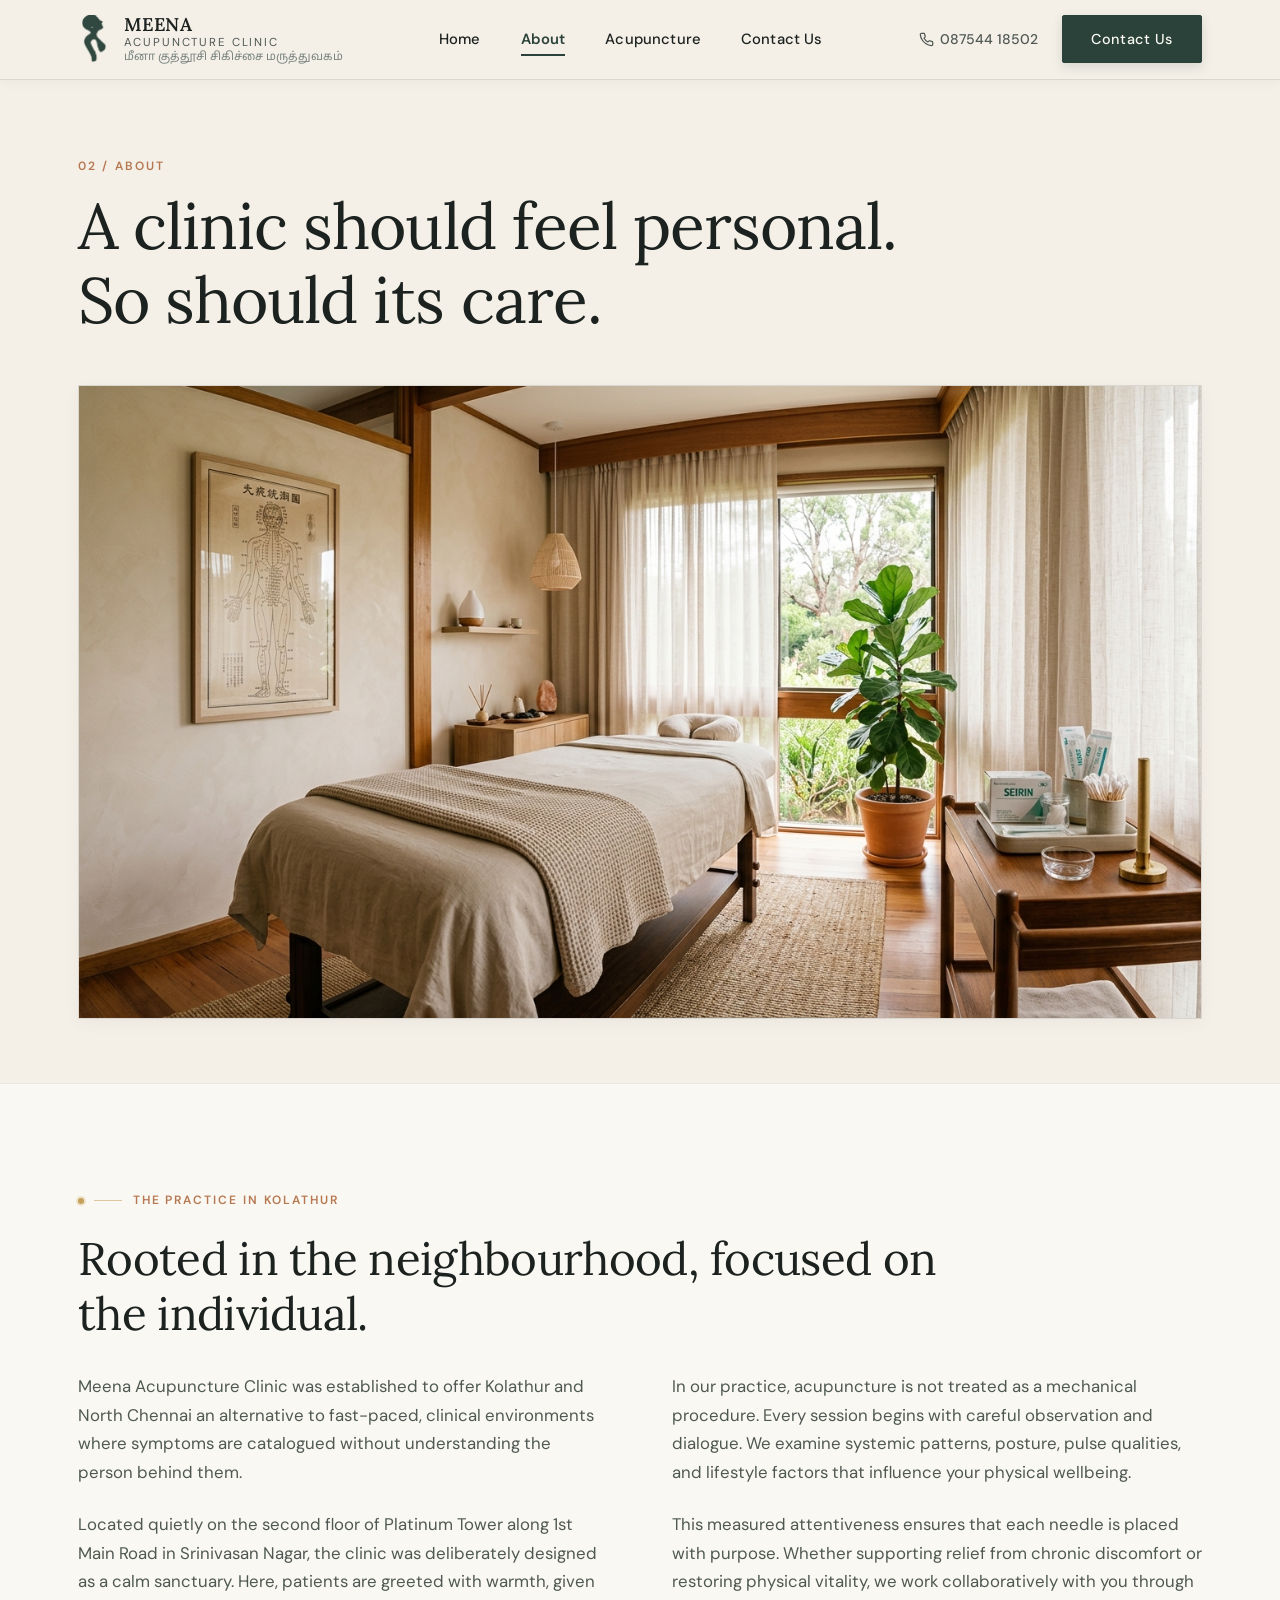
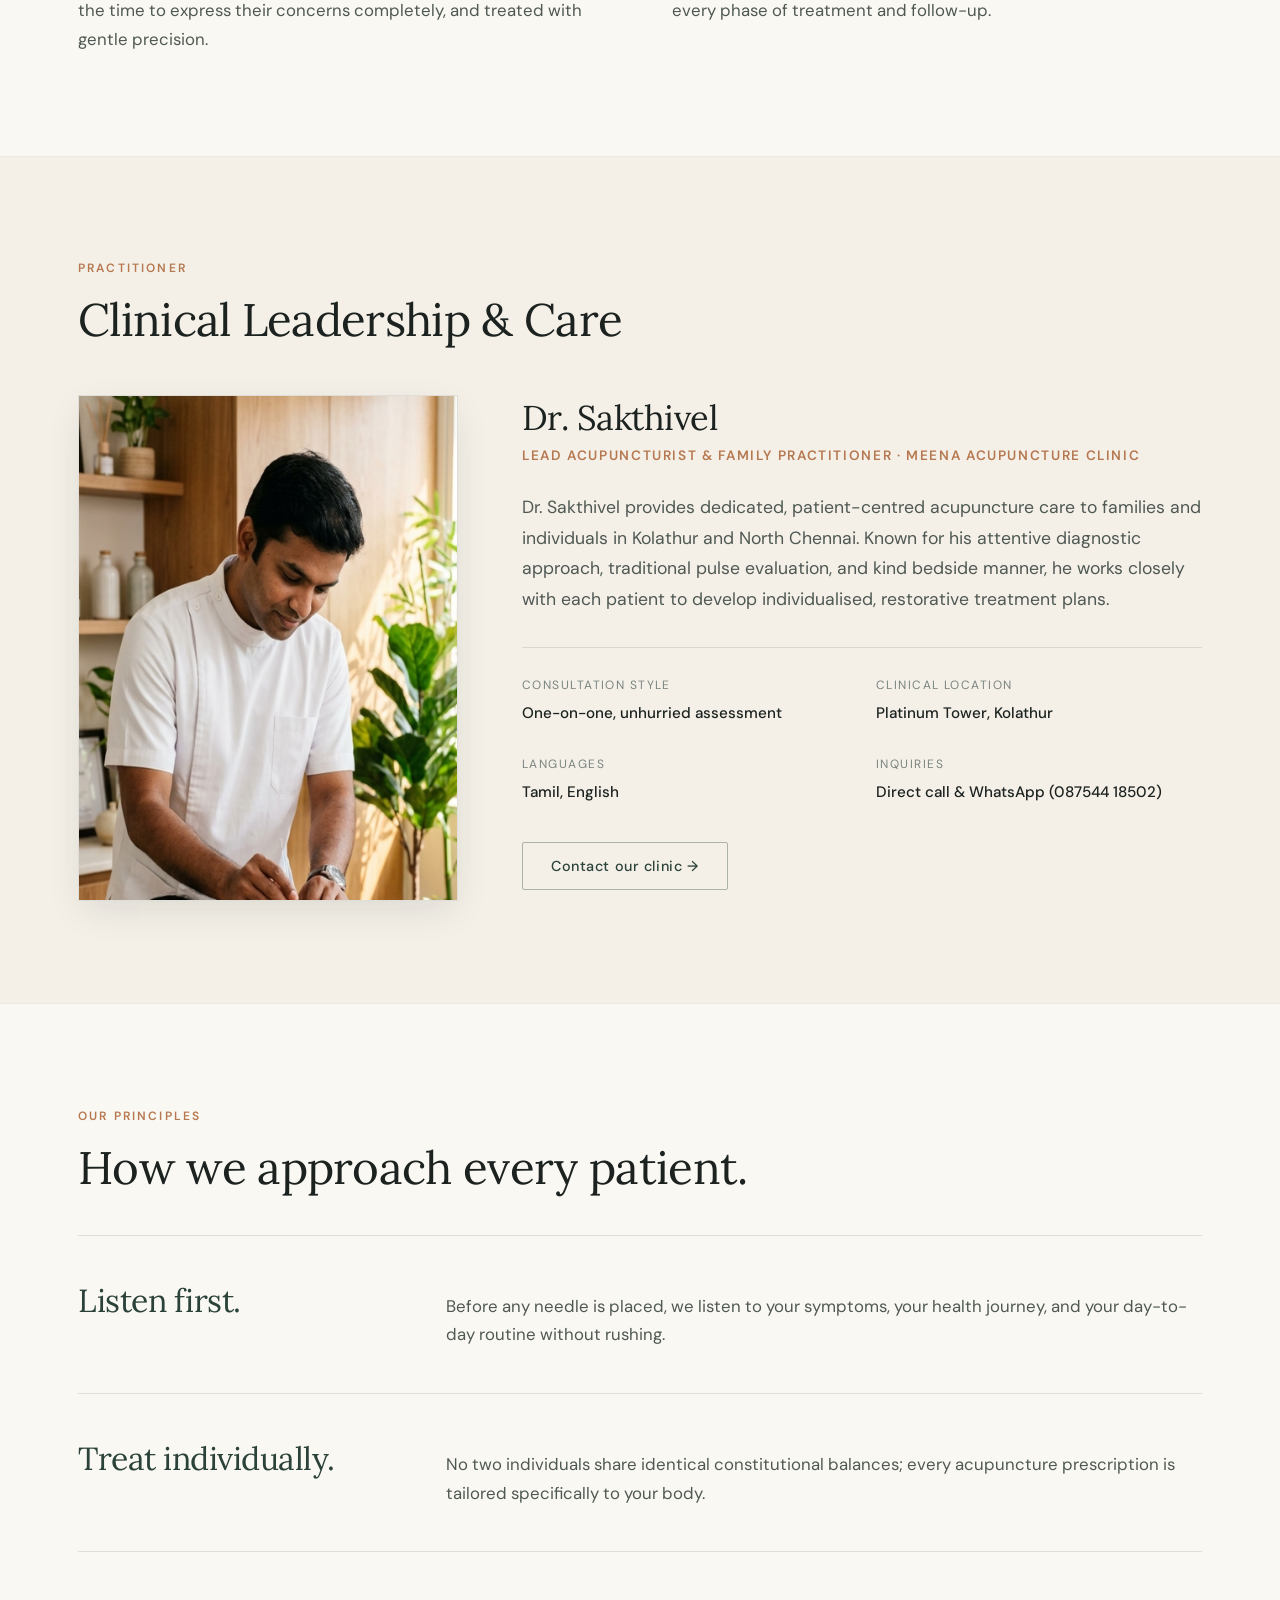
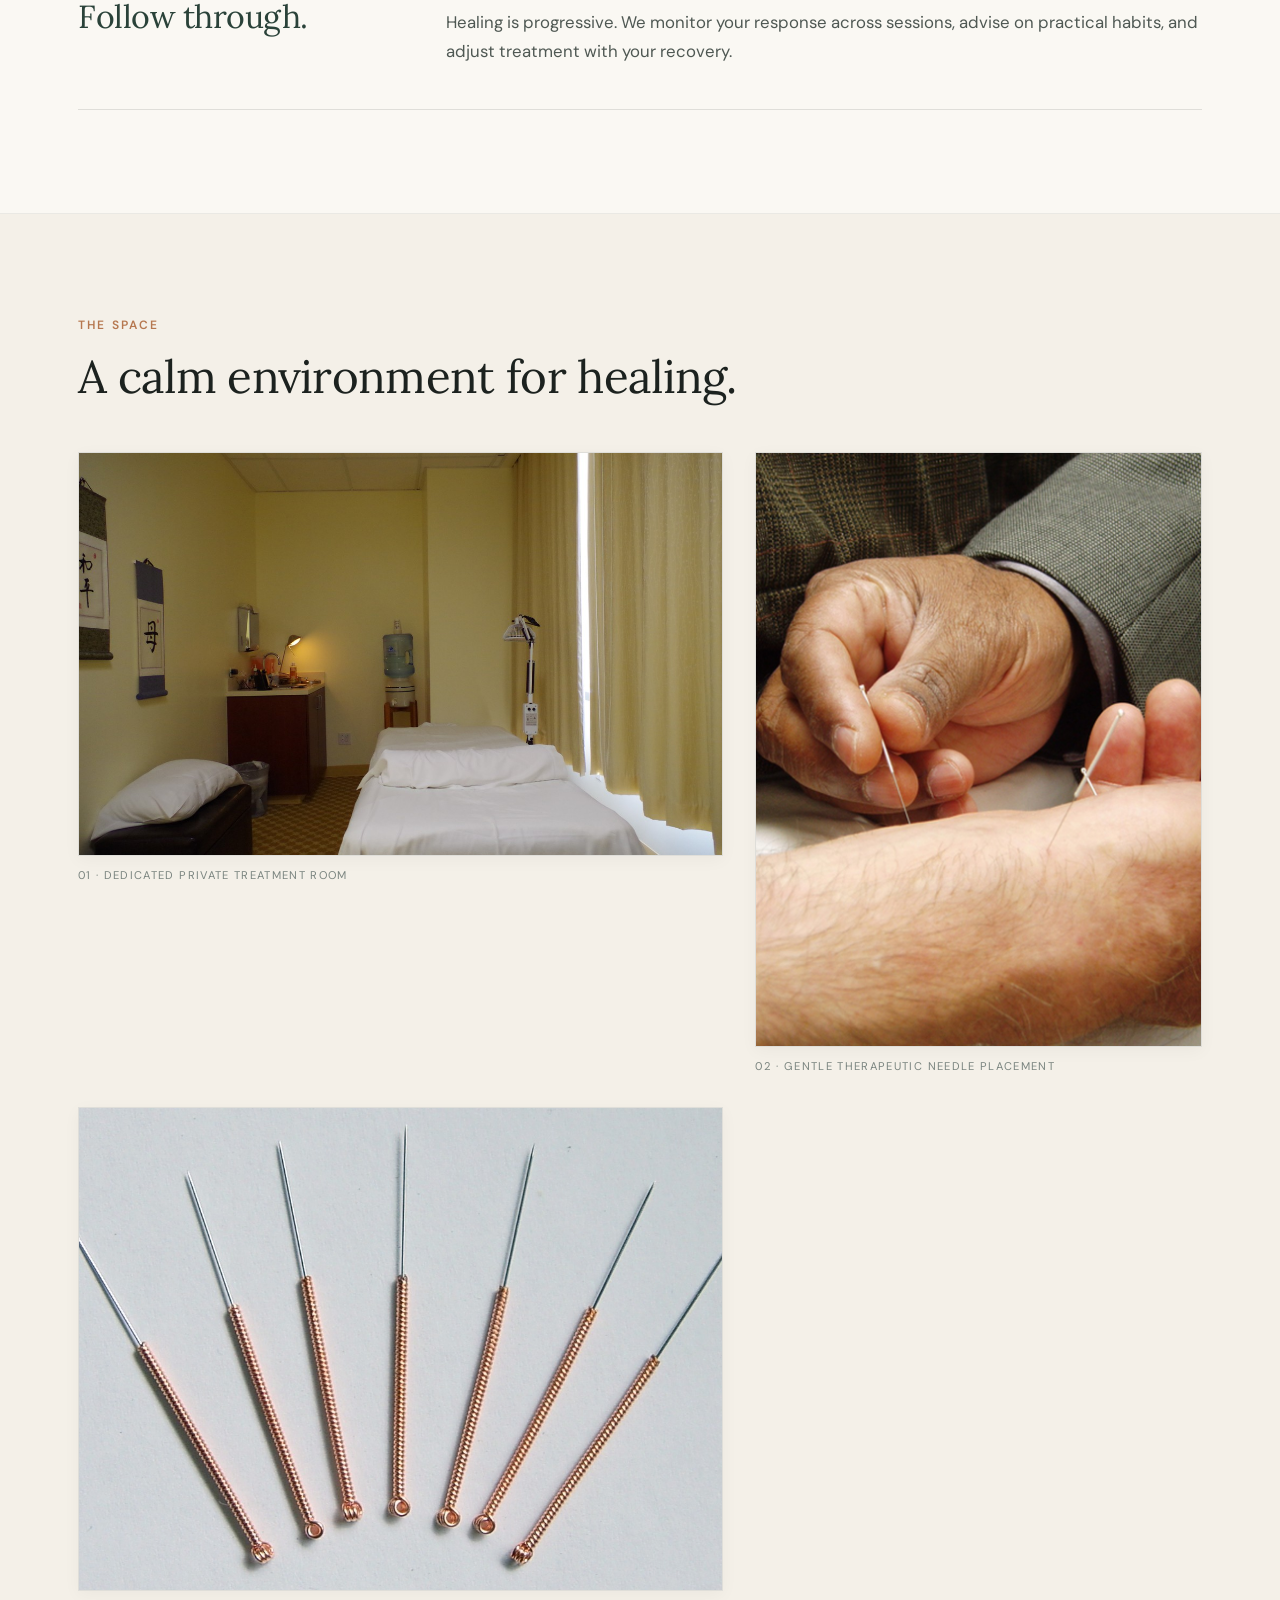
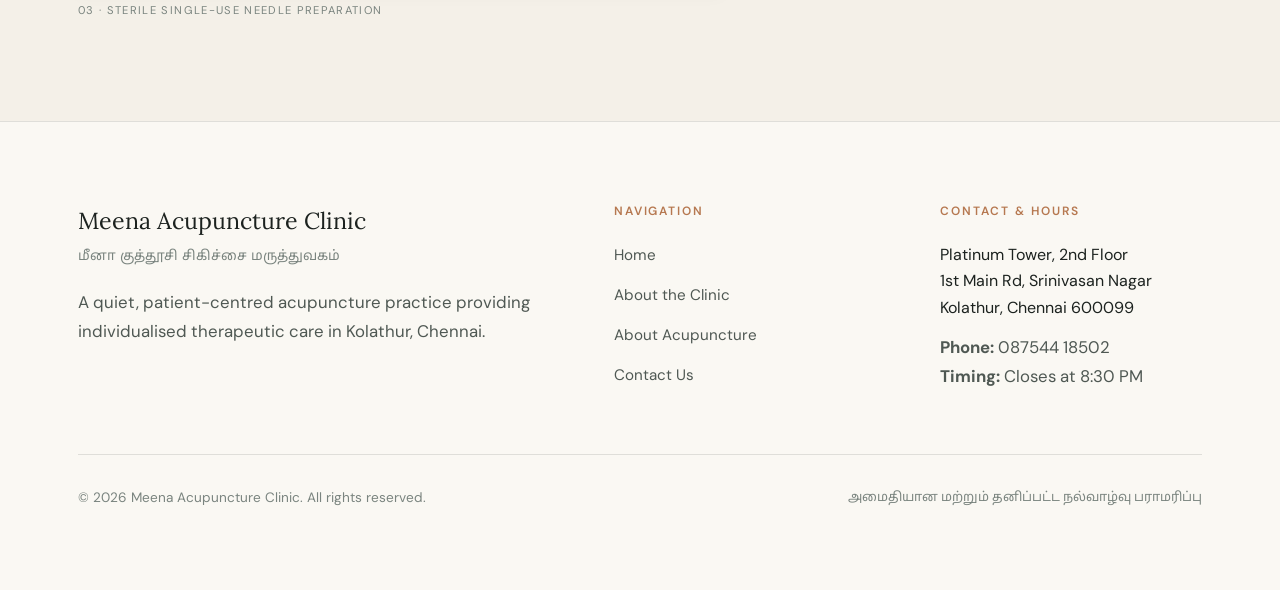
<file: about.html>
<!DOCTYPE html>
<html lang="en">
<head>
  <meta charset="UTF-8">
  <meta name="viewport" content="width=device-width, initial-scale=1.0">
  <title>About the Clinic | Meena Acupuncture Clinic, Kolathur</title>
  <meta name="description" content="Learn about Meena Acupuncture Clinic in Kolathur, Chennai. Our patient-centred philosophy, unhurried consultations, and dedicated approach to personalised care.">
  <meta name="theme-color" content="#F3EFE6">

  <!-- Open Graph -->
  <meta property="og:type" content="website">
  <meta property="og:title" content="About the Clinic | Meena Acupuncture Clinic">
  <meta property="og:description" content="A clinic should feel personal. So should its care. Read about our approach to individualised acupuncture in Kolathur, Chennai.">
  <meta property="og:image" content="assets/images/about-hero.jpg">

  <!-- Favicon -->
  <link rel="icon" type="image/png" href="assets/images/favicon.png">

  <!-- Google Fonts -->
  <link rel="preconnect" href="https://fonts.googleapis.com">
  <link rel="preconnect" href="https://fonts.gstatic.com" crossorigin>
  <link href="https://fonts.googleapis.com/css2?family=DM+Sans:ital,opsz,wght@0,9..40,400..600;1,9..40,400&family=Lora:ital,wght@0,400..600;1,400;1,500&family=Noto+Sans+Tamil:wght@400;500;600&display=swap" rel="stylesheet">

  <link rel="stylesheet" href="css/style.css">
</head>
<body>
  <!-- Accessible Skip Link -->
  <a href="#mainContent" class="skip-link">Skip to main content</a>

  <!-- ======================================================================
       SITE HEADER
       ====================================================================== -->
  <header class="site-header" role="banner">
    <div class="container header-container">
      <a href="index.html" class="brand" aria-label="Meena Acupuncture Clinic Home">
        <div class="brand-emblem">
          <img src="assets/images/clinic-logo-deepleaf.png" alt="Meena Acupuncture Clinic Emblem" width="32" height="48">
        </div>
        <div class="brand-text">
          <div class="brand-name">MEENA <span>Acupuncture Clinic</span></div>
          <div class="brand-tamil">மீனா குத்தூசி சிகிச்சை மருத்துவகம்</div>
        </div>
      </a>

      <!-- Desktop Navigation -->
      <nav class="site-nav" aria-label="Main Navigation">
        <a href="index.html" class="nav-link">Home</a>
        <a href="about.html" class="nav-link active">About</a>
        <a href="acupuncture.html" class="nav-link">Acupuncture</a>
        <a href="contact.html" class="nav-link">Contact Us</a>
      </nav>

      <!-- Desktop Actions -->
      <div class="header-actions">
        <a href="tel:08754418502" class="header-phone" aria-label="Call clinic directly">
          <svg width="15" height="15" viewBox="0 0 24 24" fill="none" stroke="currentColor" stroke-width="2" stroke-linecap="round" stroke-linejoin="round" aria-hidden="true"><path d="M22 16.92v3a2 2 0 0 1-2.18 2 19.79 19.79 0 0 1-8.63-3.07 19.5 19.5 0 0 1-6-6 19.79 19.79 0 0 1-3.07-8.67A2 2 0 0 1 4.11 2h3a2 2 0 0 1 2 1.72 12.84 12.84 0 0 0 .7 2.81 2 2 0 0 1-.45 2.11L8.09 9.91a16 16 0 0 0 6 6l1.27-1.27a2 2 0 0 1 2.11-.45 12.84 12.84 0 0 0 2.81.7A2 2 0 0 1 22 16.92z"></path></svg>
          <span>087544 18502</span>
        </a>
        <a href="contact.html" class="btn btn--primary">Contact Us</a>
        <button class="menu-toggle" id="menuToggle" aria-label="Open navigation menu" aria-expanded="false" aria-controls="mobileNav">
          <svg width="20" height="20" viewBox="0 0 24 24" fill="none" stroke="currentColor" stroke-width="1.75" stroke-linecap="round" stroke-linejoin="round" aria-hidden="true"><line x1="4" y1="7" x2="20" y2="7"></line><line x1="4" y1="12" x2="20" y2="12"></line><line x1="4" y1="17" x2="20" y2="17"></line></svg>
        </button>
      </div>
    </div>
  </header>

  <!-- Mobile Navigation Panel -->
  <nav class="mobile-nav-panel" id="mobileNav" aria-label="Mobile Navigation">
    <ul class="mobile-nav-list">
      <li><a href="index.html" class="mobile-nav-link">Home</a></li>
      <li><a href="about.html" class="mobile-nav-link active">About</a></li>
      <li><a href="acupuncture.html" class="mobile-nav-link">Acupuncture</a></li>
      <li><a href="contact.html" class="mobile-nav-link">Contact Us</a></li>
    </ul>
    <div class="mobile-nav-footer">
      <a href="tel:08754418502" class="header-phone">
        <svg width="15" height="15" viewBox="0 0 24 24" fill="none" stroke="currentColor" stroke-width="2" stroke-linecap="round" stroke-linejoin="round" aria-hidden="true"><path d="M22 16.92v3a2 2 0 0 1-2.18 2 19.79 19.79 0 0 1-8.63-3.07 19.5 19.5 0 0 1-6-6 19.79 19.79 0 0 1-3.07-8.67A2 2 0 0 1 4.11 2h3a2 2 0 0 1 2 1.72 12.84 12.84 0 0 0 .7 2.81 2 2 0 0 1-.45 2.11L8.09 9.91a16 16 0 0 0 6 6l1.27-1.27a2 2 0 0 1 2.11-.45 12.84 12.84 0 0 0 2.81.7A2 2 0 0 1 22 16.92z"></path></svg>
        <span>087544 18502</span>
      </a>
      <a href="contact.html" class="btn btn--primary" style="width: 100%;">Contact Us</a>
    </div>
  </nav>

  <!-- ======================================================================
       MAIN CONTENT
       ====================================================================== -->
  <main id="mainContent">

    <!-- 01. OPENING LAYOUT -->
    <section class="section page-header" aria-labelledby="aboutPageTitle">
      <div class="container">
        <div class="container--narrow" style="margin-left: 0;">
          <span class="section-num">02 / ABOUT</span>
          <h1 id="aboutPageTitle">
            A clinic should feel personal.<br>
            So should its care.
          </h1>
        </div>

        <div class="about-hero-image">
          <img src="assets/images/about-hero.jpg" alt="Interior view of Meena Acupuncture Clinic in Srinivasan Nagar, Kolathur" width="1400" height="800" fetchpriority="high">
        </div>
      </div>
    </section>

    <!-- 02. STORY (Editorial Two-Column Article Layout) -->
    <section class="section section--warm-white" aria-labelledby="clinicStoryTitle">
      <div class="container">
        <div class="container--narrow" style="margin-left: 0;">
          <div class="eyebrow">
            <span class="point-motif"></span>
            <span>The Practice in Kolathur</span>
          </div>
          <h2 id="clinicStoryTitle">Rooted in the neighbourhood, focused on the individual.</h2>
        </div>

        <div class="story-columns">
          <div>
            <p class="story-lead-p">
              Meena Acupuncture Clinic was established to offer Kolathur and North Chennai an alternative to fast-paced, clinical environments where symptoms are catalogued without understanding the person behind them.
            </p>
            <p style="margin-top: 1.5rem;">
              Located quietly on the second floor of Platinum Tower along 1st Main Road in Srinivasan Nagar, the clinic was deliberately designed as a calm sanctuary. Here, patients are greeted with warmth, given the time to express their concerns completely, and treated with gentle precision.
            </p>
          </div>

          <div>
            <p>
              In our practice, acupuncture is not treated as a mechanical procedure. Every session begins with careful observation and dialogue. We examine systemic patterns, posture, pulse qualities, and lifestyle factors that influence your physical wellbeing.
            </p>
            <p style="margin-top: 1.5rem;">
              This measured attentiveness ensures that each needle is placed with purpose. Whether supporting relief from chronic discomfort or restoring physical vitality, we work collaboratively with you through every phase of treatment and follow-up.
            </p>
          </div>
        </div>
      </div>
    </section>

    <!-- 03. PRACTITIONER SECTION (Structured layout with comments for verified info) -->
    <section class="section" aria-labelledby="practitionerHeading">
      <div class="container">
        <span class="section-num">Practitioner</span>
        <h2 id="practitionerHeading" style="margin-bottom: 3rem;">Clinical Leadership & Care</h2>

        <div class="practitioner-layout">
          <div class="practitioner-photo-frame">
            <img src="assets/images/practitioner-portrait.jpg" alt="Dr. Sakthivel, Lead Acupuncturist at Meena Acupuncture Clinic, Kolathur" width="900" height="1200" loading="lazy">
          </div>

          <div class="practitioner-info">
            <h3>Dr. Sakthivel</h3>
            <span class="practitioner-role">Lead Acupuncturist & Family Practitioner · Meena Acupuncture Clinic</span>
            
            <p class="practitioner-bio">
              Dr. Sakthivel provides dedicated, patient-centred acupuncture care to families and individuals in Kolathur and North Chennai. Known for his attentive diagnostic approach, traditional pulse evaluation, and kind bedside manner, he works closely with each patient to develop individualised, restorative treatment plans.
            </p>

            <div class="practitioner-meta-list">
              <div>
                <span class="meta-item-label">Consultation Style</span>
                <span class="meta-item-value">One-on-one, unhurried assessment</span>
              </div>
              <div>
                <span class="meta-item-label">Clinical Location</span>
                <span class="meta-item-value">Platinum Tower, Kolathur</span>
              </div>
              <div>
                <span class="meta-item-label">Languages</span>
                <span class="meta-item-value">Tamil, English</span>
              </div>
              <div>
                <span class="meta-item-label">Inquiries</span>
                <span class="meta-item-value">Direct call & WhatsApp (087544 18502)</span>
              </div>
            </div>

            <div style="margin-top: 2.25rem;">
              <a href="contact.html" class="btn btn--outline">Contact our clinic &rarr;</a>
            </div>
          </div>
        </div>
      </div>
    </section>

    <!-- 04. PHILOSOPHY (Three large typographic statements separated by rules) -->
    <section class="section section--warm-white" aria-labelledby="philosophyTitle">
      <div class="container">
        <span class="section-num" id="philosophyTitle">Our Principles</span>
        <h2 style="margin-bottom: 2.5rem;">How we approach every patient.</h2>

        <div class="philosophy-stack">
          
          <div class="philosophy-row">
            <h3 class="philosophy-heading">Listen first.</h3>
            <p class="philosophy-desc">
              Before any needle is placed, we listen to your symptoms, your health journey, and your day-to-day routine without rushing.
            </p>
          </div>

          <div class="philosophy-row">
            <h3 class="philosophy-heading">Treat individually.</h3>
            <p class="philosophy-desc">
              No two individuals share identical constitutional balances; every acupuncture prescription is tailored specifically to your body.
            </p>
          </div>

          <div class="philosophy-row">
            <h3 class="philosophy-heading">Follow through.</h3>
            <p class="philosophy-desc">
              Healing is progressive. We monitor your response across sessions, advise on practical habits, and adjust treatment with your recovery.
            </p>
          </div>

        </div>
      </div>
    </section>

    <!-- 05. CLINIC GALLERY (Intentionally irregular composition) -->
    <section class="section" aria-labelledby="galleryTitle">
      <div class="container">
        <div style="margin-bottom: 3rem;">
          <span class="section-num" id="galleryTitle">The Space</span>
          <h2>A calm environment for healing.</h2>
        </div>

        <div class="gallery-irregular">
          <!-- 1. Large landscape -->
          <div class="gallery-item-1">
            <div class="gallery-frame">
              <img src="assets/images/treatment-room.jpg" alt="Dedicated private treatment room with acupuncture treatment table, clean linens, and therapeutic heat lamp" width="1200" height="750" loading="lazy">
            </div>
            <p class="image-caption">01 · Dedicated private treatment room</p>
          </div>

          <!-- 2. Smaller portrait offset downward -->
          <div class="gallery-item-2">
            <div class="gallery-frame">
              <img src="assets/images/needle-therapy-detail.jpg" alt="Practitioner gently placing fine acupuncture needles at precise acupoints" width="900" height="1200" loading="lazy">
            </div>
            <p class="image-caption">02 · Gentle therapeutic needle placement</p>
          </div>

          <!-- 3. Detail image -->
          <div class="gallery-item-3">
            <div class="gallery-frame">
              <img src="assets/images/treatment-prep-detail.jpg" alt="Close-up of fine sterile single-use acupuncture needles with copper spiral handles" width="1000" height="750" loading="lazy">
            </div>
            <p class="image-caption">03 · Sterile single-use needle preparation</p>
          </div>
        </div>
      </div>
    </section>

  </main>

  <!-- ======================================================================
       SITE FOOTER
       ====================================================================== -->
  <footer class="site-footer" role="contentinfo">
    <div class="container">
      <div class="footer-top">
        <div>
          <div class="footer-brand-title">Meena Acupuncture Clinic</div>
          <div class="footer-brand-tamil">மீனா குத்தூசி சிகிச்சை மருத்துவகம்</div>
          <p class="footer-brand-desc">
            A quiet, patient-centred acupuncture practice providing individualised therapeutic care in Kolathur, Chennai.
          </p>
        </div>

        <div>
          <div class="footer-heading">Navigation</div>
          <ul class="footer-links">
            <li><a href="index.html" class="footer-link">Home</a></li>
            <li><a href="about.html" class="footer-link">About the Clinic</a></li>
            <li><a href="acupuncture.html" class="footer-link">About Acupuncture</a></li>
            <li><a href="contact.html" class="footer-link">Contact Us</a></li>
          </ul>
        </div>

        <div>
          <div class="footer-heading">Contact & Hours</div>
          <address class="footer-brand-desc" style="font-style: normal; margin-bottom: 0.75rem;">
            Platinum Tower, 2nd Floor<br>
            1st Main Rd, Srinivasan Nagar<br>
            Kolathur, Chennai 600099
          </address>
          <p class="footer-brand-desc">
            <strong>Phone:</strong> 087544 18502<br>
            <strong>Timing:</strong> Closes at 8:30 PM
          </p>
        </div>
      </div>

      <div class="footer-bottom">
        <div>&copy; 2026 Meena Acupuncture Clinic. All rights reserved.</div>
        <div class="tamil-text" style="font-size: 0.8rem; color: var(--color-ink-light);">
          அமைதியான மற்றும் தனிப்பட்ட நல்வாழ்வு பராமரிப்பு
        </div>
      </div>
    </div>
  </footer>

  <!-- Sleek Floating Pill Bar -->
  <aside class="mobile-floating-pill" aria-label="Quick contact shortcuts">
    <div class="mobile-pill-inner">
      <a href="tel:08754418502" class="mobile-pill-item">
        <svg viewBox="0 0 24 24" fill="none" stroke="currentColor" stroke-width="2" stroke-linecap="round" stroke-linejoin="round" aria-hidden="true"><path d="M22 16.92v3a2 2 0 0 1-2.18 2 19.79 19.79 0 0 1-8.63-3.07 19.5 19.5 0 0 1-6-6 19.79 19.79 0 0 1-3.07-8.67A2 2 0 0 1 4.11 2h3a2 2 0 0 1 2 1.72 12.84 12.84 0 0 0 .7 2.81 2 2 0 0 1-.45 2.11L8.09 9.91a16 16 0 0 0 6 6l1.27-1.27a2 2 0 0 1 2.11-.45 12.84 12.84 0 0 0 2.81.7A2 2 0 0 1 22 16.92z"></path></svg>
        <span>Call</span>
      </a>
      <a href="https://wa.me/918754418502?text=Hello%20Meena%20Acupuncture%20Clinic%2C%20I%20would%20like%20to%20enquire%20about%20treatment." target="_blank" rel="noopener noreferrer" class="mobile-pill-item mobile-pill-item--featured">
        <svg viewBox="0 0 24 24" fill="none" stroke="currentColor" stroke-width="2" stroke-linecap="round" stroke-linejoin="round" aria-hidden="true"><path d="M21 11.5a8.38 8.38 0 0 1-.9 3.8 8.5 8.5 0 0 1-7.6 4.7 8.38 8.38 0 0 1-3.8-.9L3 21l1.9-5.7a8.38 8.38 0 0 1-.9-3.8 8.5 8.5 0 0 1 4.7-7.6 8.38 8.38 0 0 1 3.8-.9h.5a8.48 8.48 0 0 1 8 8v.5z"></path></svg>
        <span>WhatsApp</span>
      </a>
      <a href="https://maps.app.goo.gl/yWJoT6GUN4g8r3Jb7" target="_blank" rel="noopener noreferrer" class="mobile-pill-item">
        <svg viewBox="0 0 24 24" fill="none" stroke="currentColor" stroke-width="2" stroke-linecap="round" stroke-linejoin="round" aria-hidden="true"><polygon points="3 11 22 2 13 21 11 13 3 11"></polygon></svg>
        <span>Maps</span>
      </a>
    </div>
  </aside>

  <script src="js/main.js"></script>
</body>
</html>
</file>
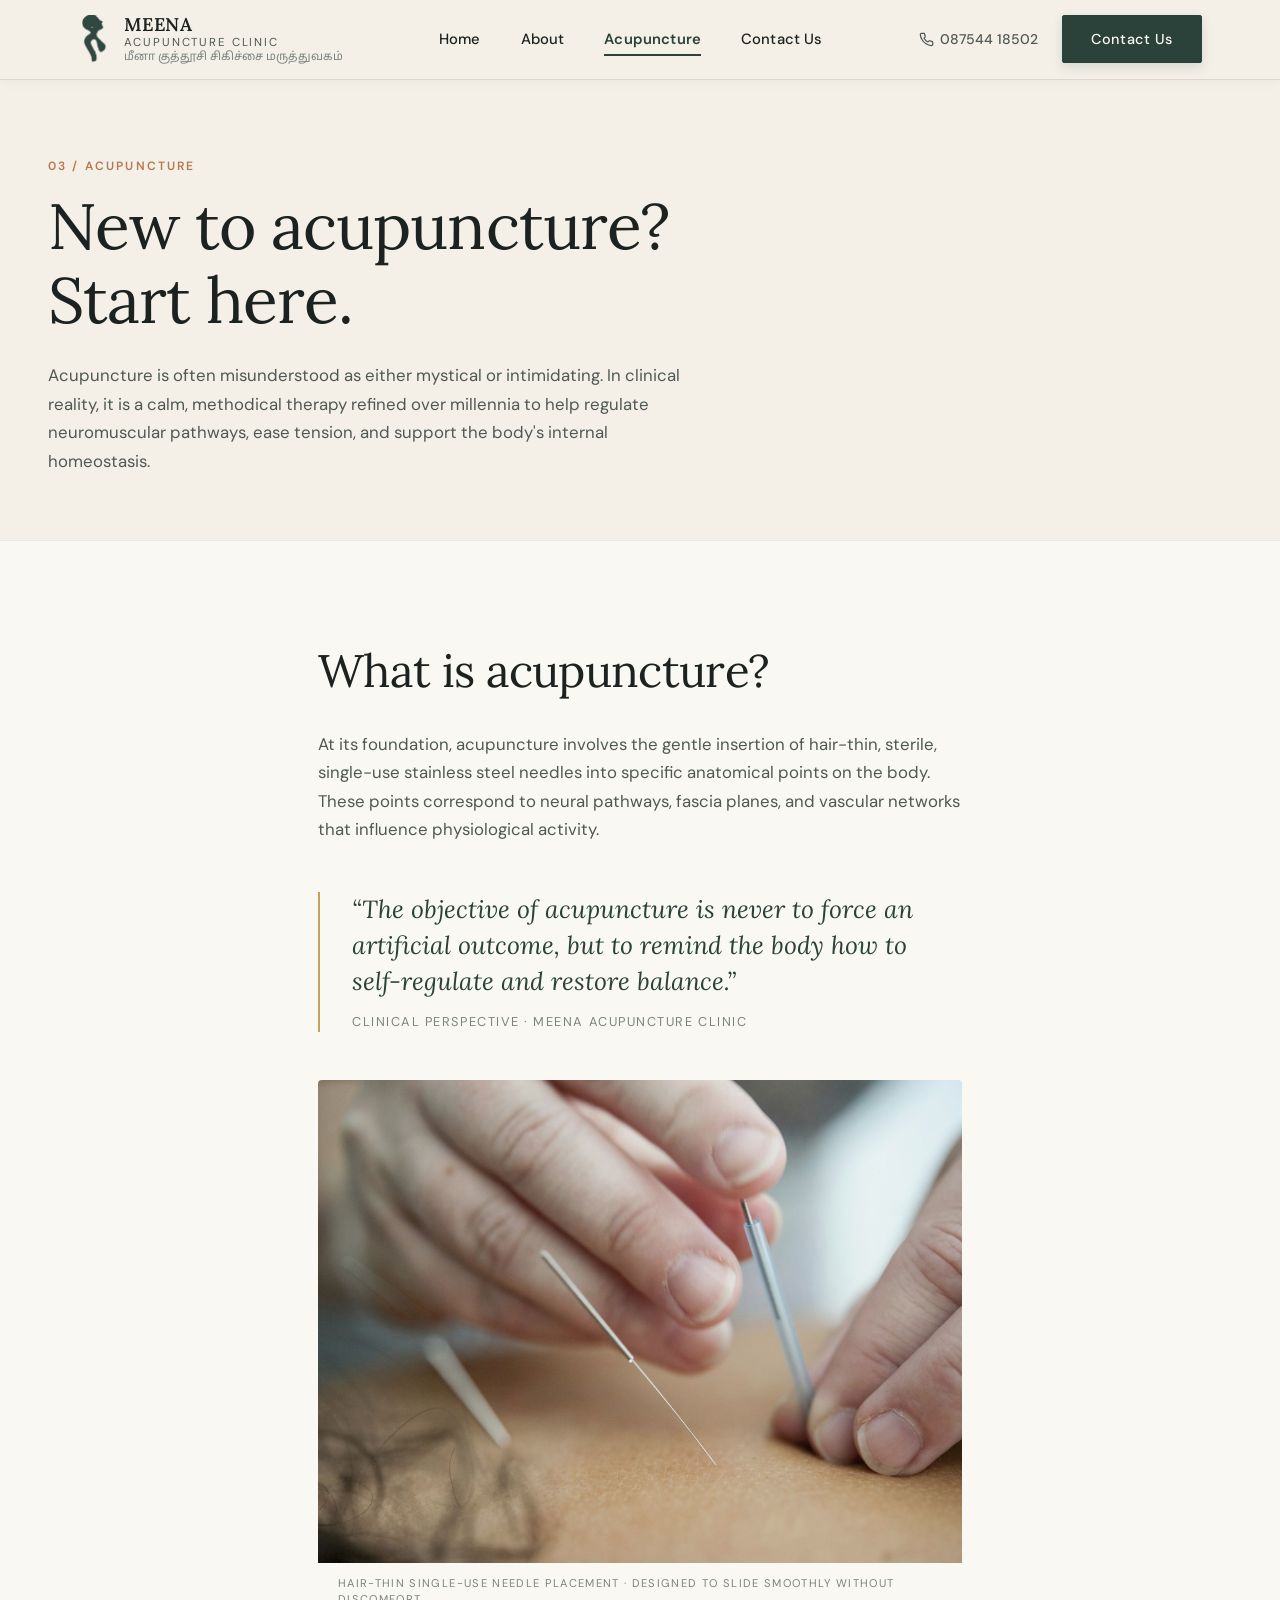
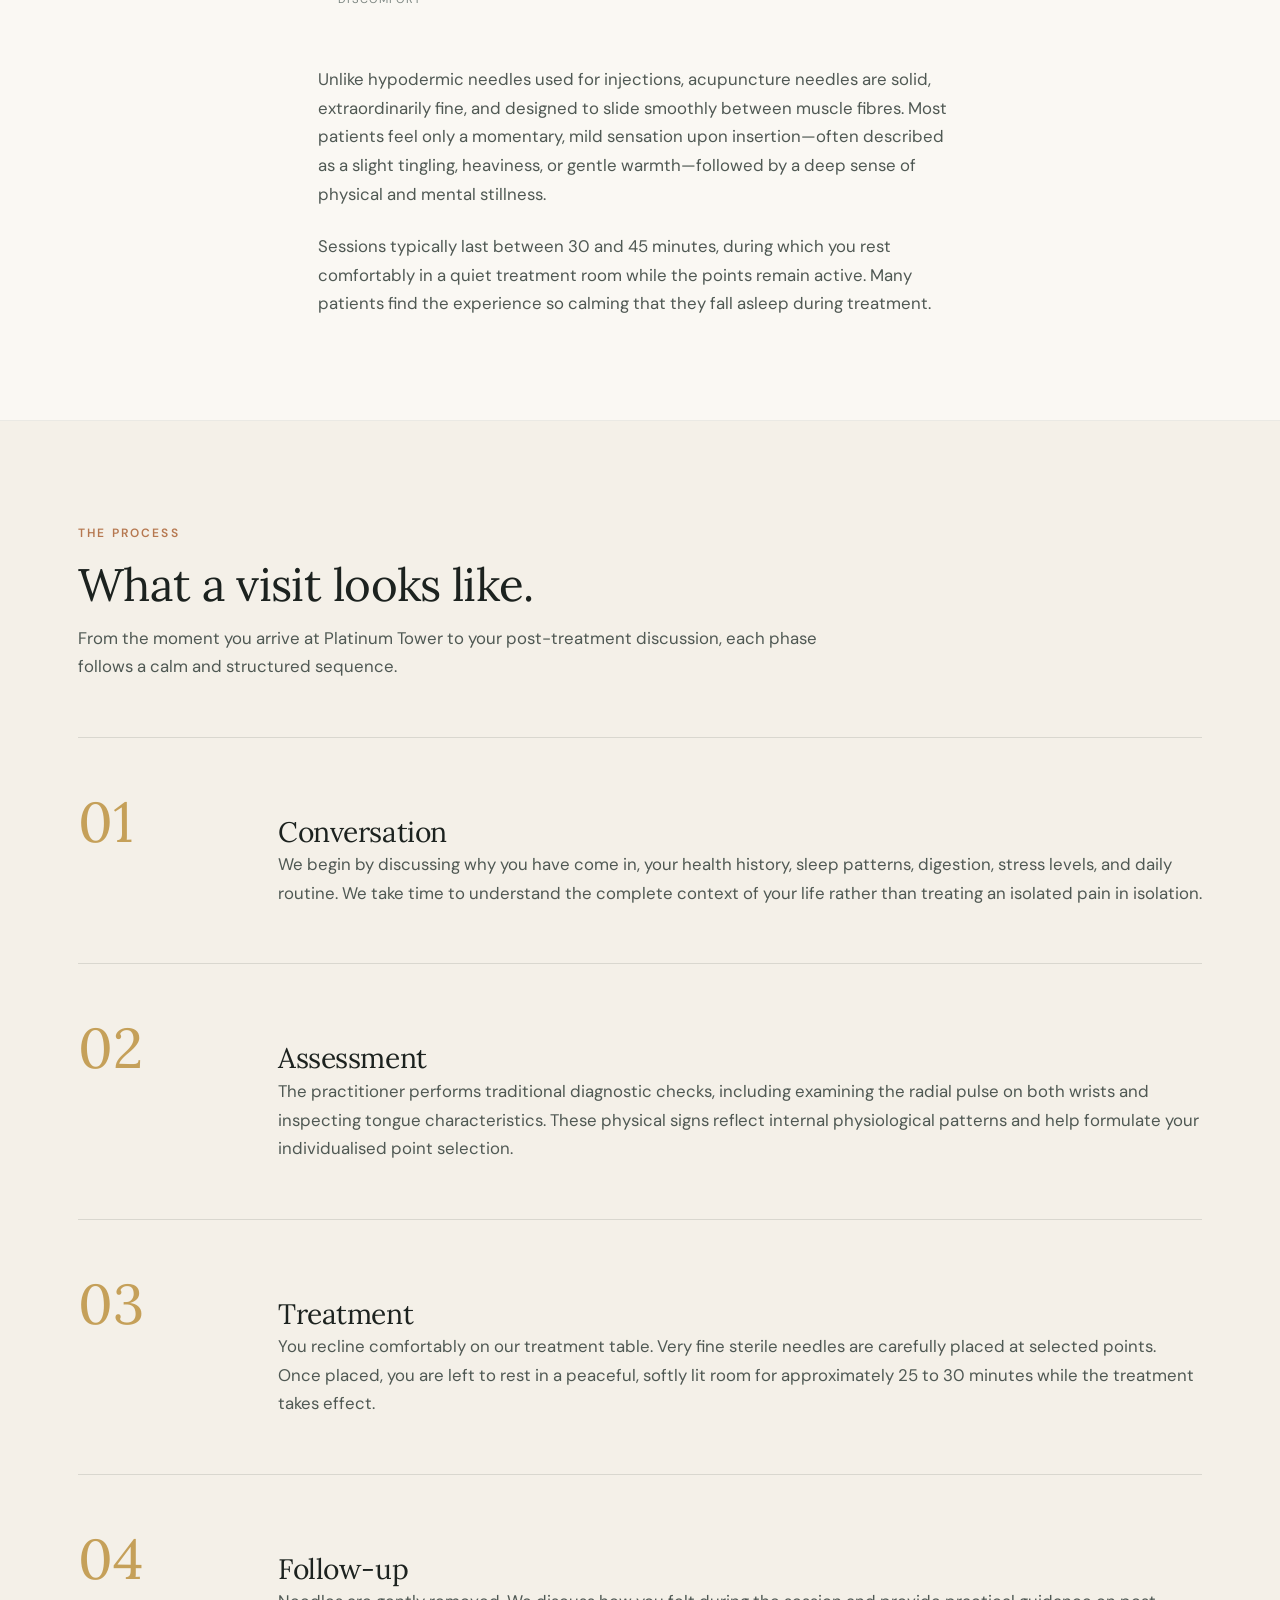
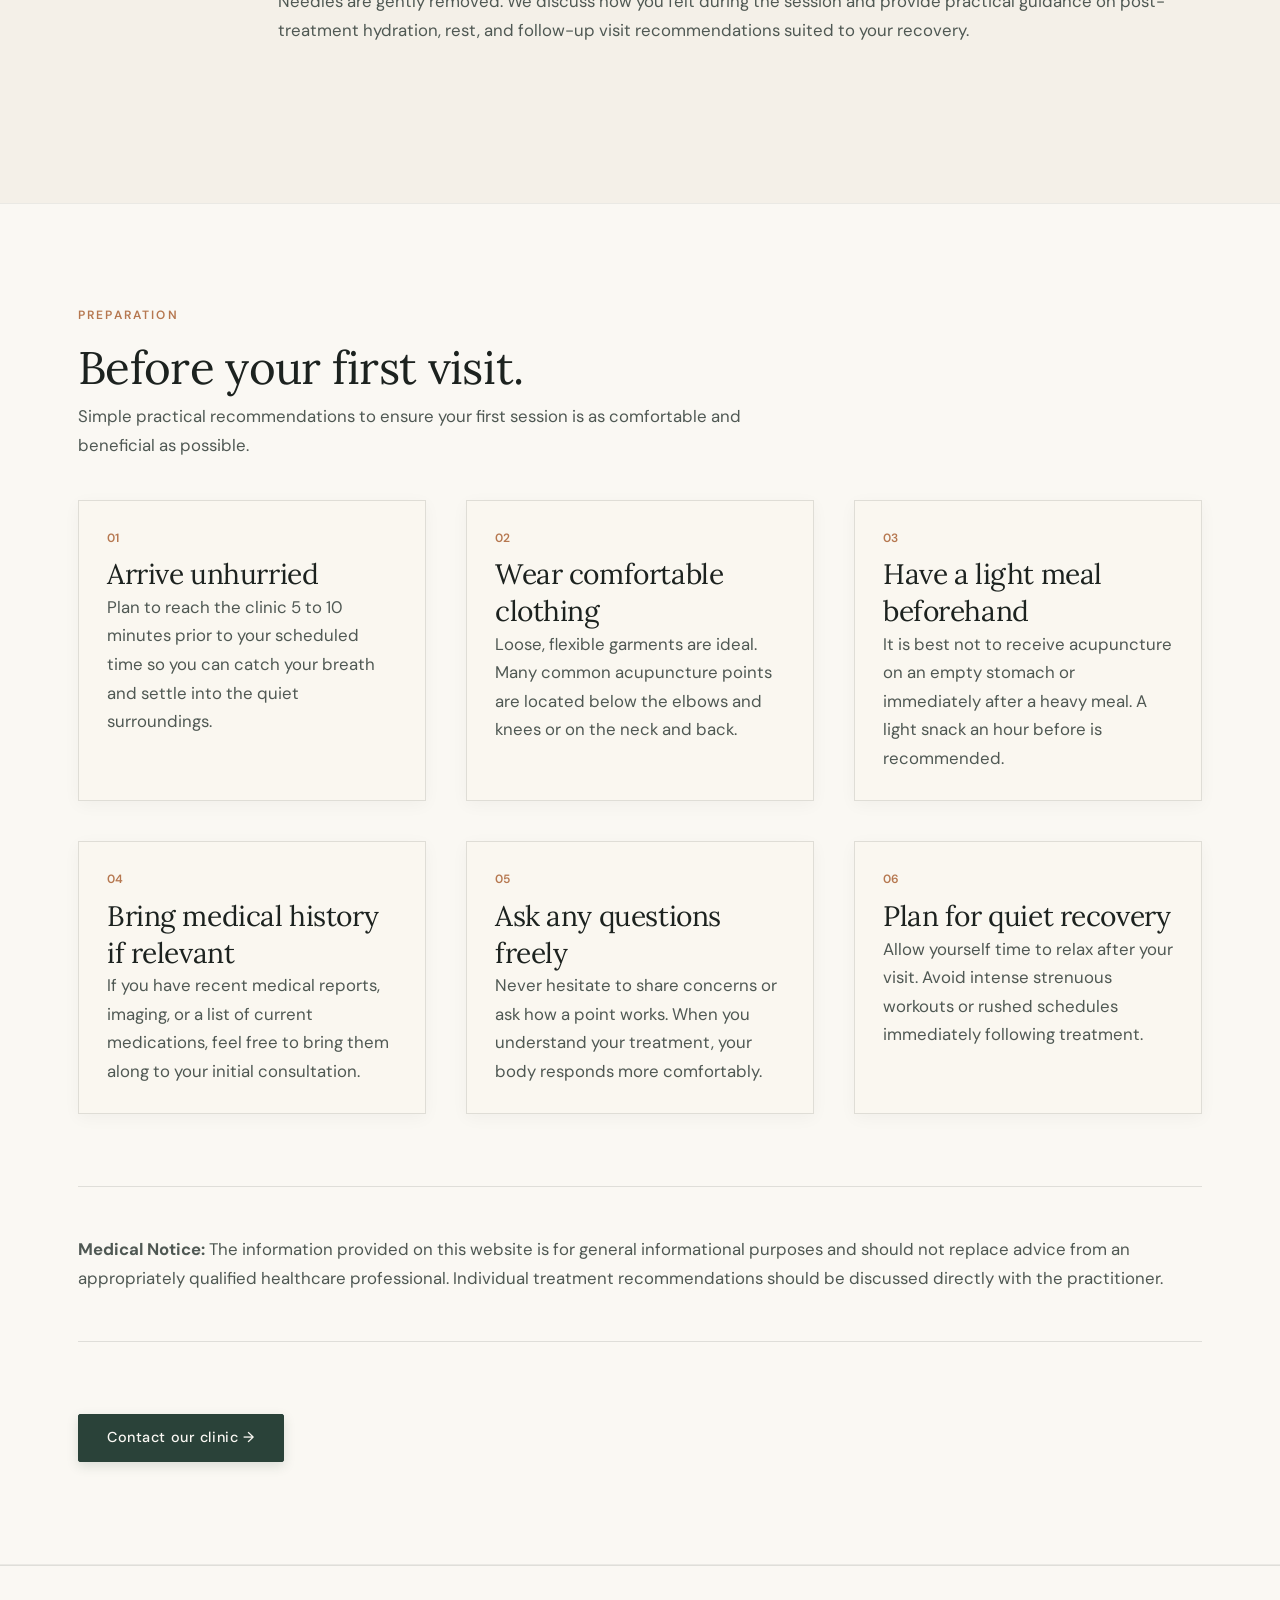
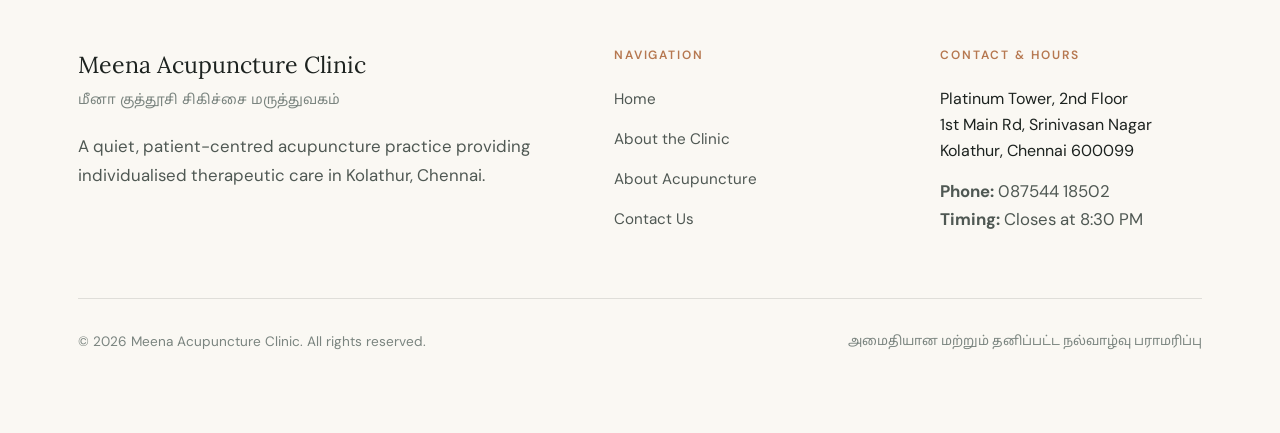
<file: acupuncture.html>
<!DOCTYPE html>
<html lang="en">
<head>
  <meta charset="UTF-8">
  <meta name="viewport" content="width=device-width, initial-scale=1.0">
  <title>About Acupuncture | Meena Acupuncture Clinic, Kolathur</title>
  <meta name="description" content="A clear, calm guide to acupuncture treatment at Meena Acupuncture Clinic in Kolathur, Chennai. Understand what happens during a session and how to prepare.">
  <meta name="theme-color" content="#F3EFE6">

  <!-- Open Graph -->
  <meta property="og:type" content="website">
  <meta property="og:title" content="About Acupuncture | Meena Acupuncture Clinic">
  <meta property="og:description" content="New to acupuncture? Start here. A straightforward, considered introduction to clinical acupuncture and what to expect during a visit.">
  <meta property="og:image" content="assets/images/acupuncture-intro.jpg">

  <!-- Favicon -->
  <link rel="icon" type="image/png" href="assets/images/favicon.png">

  <!-- Google Fonts -->
  <link rel="preconnect" href="https://fonts.googleapis.com">
  <link rel="preconnect" href="https://fonts.gstatic.com" crossorigin>
  <link href="https://fonts.googleapis.com/css2?family=DM+Sans:ital,opsz,wght@0,9..40,400..600;1,9..40,400&family=Lora:ital,wght@0,400..600;1,400;1,500&family=Noto+Sans+Tamil:wght@400;500;600&display=swap" rel="stylesheet">

  <link rel="stylesheet" href="css/style.css">
</head>
<body>
  <!-- Accessible Skip Link -->
  <a href="#mainContent" class="skip-link">Skip to main content</a>

  <!-- ======================================================================
       SITE HEADER
       ====================================================================== -->
  <header class="site-header" role="banner">
    <div class="container header-container">
      <a href="index.html" class="brand" aria-label="Meena Acupuncture Clinic Home">
        <div class="brand-emblem">
          <img src="assets/images/clinic-logo-deepleaf.png" alt="Meena Acupuncture Clinic Emblem" width="32" height="48">
        </div>
        <div class="brand-text">
          <div class="brand-name">MEENA <span>Acupuncture Clinic</span></div>
          <div class="brand-tamil">மீனா குத்தூசி சிகிச்சை மருத்துவகம்</div>
        </div>
      </a>

      <!-- Desktop Navigation -->
      <nav class="site-nav" aria-label="Main Navigation">
        <a href="index.html" class="nav-link">Home</a>
        <a href="about.html" class="nav-link">About</a>
        <a href="acupuncture.html" class="nav-link active">Acupuncture</a>
        <a href="contact.html" class="nav-link">Contact Us</a>
      </nav>

      <!-- Desktop Actions -->
      <div class="header-actions">
        <a href="tel:08754418502" class="header-phone" aria-label="Call clinic directly">
          <svg width="15" height="15" viewBox="0 0 24 24" fill="none" stroke="currentColor" stroke-width="2" stroke-linecap="round" stroke-linejoin="round" aria-hidden="true"><path d="M22 16.92v3a2 2 0 0 1-2.18 2 19.79 19.79 0 0 1-8.63-3.07 19.5 19.5 0 0 1-6-6 19.79 19.79 0 0 1-3.07-8.67A2 2 0 0 1 4.11 2h3a2 2 0 0 1 2 1.72 12.84 12.84 0 0 0 .7 2.81 2 2 0 0 1-.45 2.11L8.09 9.91a16 16 0 0 0 6 6l1.27-1.27a2 2 0 0 1 2.11-.45 12.84 12.84 0 0 0 2.81.7A2 2 0 0 1 22 16.92z"></path></svg>
          <span>087544 18502</span>
        </a>
        <a href="contact.html" class="btn btn--primary">Contact Us</a>
        <button class="menu-toggle" id="menuToggle" aria-label="Open navigation menu" aria-expanded="false" aria-controls="mobileNav">
          <svg width="20" height="20" viewBox="0 0 24 24" fill="none" stroke="currentColor" stroke-width="1.75" stroke-linecap="round" stroke-linejoin="round" aria-hidden="true"><line x1="4" y1="7" x2="20" y2="7"></line><line x1="4" y1="12" x2="20" y2="12"></line><line x1="4" y1="17" x2="20" y2="17"></line></svg>
        </button>
      </div>
    </div>
  </header>

  <!-- Mobile Navigation Panel -->
  <nav class="mobile-nav-panel" id="mobileNav" aria-label="Mobile Navigation">
    <ul class="mobile-nav-list">
      <li><a href="index.html" class="mobile-nav-link">Home</a></li>
      <li><a href="about.html" class="mobile-nav-link">About</a></li>
      <li><a href="acupuncture.html" class="mobile-nav-link active">Acupuncture</a></li>
      <li><a href="contact.html" class="mobile-nav-link">Contact Us</a></li>
    </ul>
    <div class="mobile-nav-footer">
      <a href="tel:08754418502" class="header-phone">
        <svg width="15" height="15" viewBox="0 0 24 24" fill="none" stroke="currentColor" stroke-width="2" stroke-linecap="round" stroke-linejoin="round" aria-hidden="true"><path d="M22 16.92v3a2 2 0 0 1-2.18 2 19.79 19.79 0 0 1-8.63-3.07 19.5 19.5 0 0 1-6-6 19.79 19.79 0 0 1-3.07-8.67A2 2 0 0 1 4.11 2h3a2 2 0 0 1 2 1.72 12.84 12.84 0 0 0 .7 2.81 2 2 0 0 1-.45 2.11L8.09 9.91a16 16 0 0 0 6 6l1.27-1.27a2 2 0 0 1 2.11-.45 12.84 12.84 0 0 0 2.81.7A2 2 0 0 1 22 16.92z"></path></svg>
        <span>087544 18502</span>
      </a>
      <a href="contact.html" class="btn btn--primary" style="width: 100%;">Contact Us</a>
    </div>
  </nav>

  <!-- ======================================================================
       MAIN CONTENT
       ====================================================================== -->
  <main id="mainContent">

    <!-- 01. OPENING HEADER -->
    <section class="section page-header" aria-labelledby="acupuncturePageTitle">
      <div class="container container--reading" style="margin-left: 0;">
        <span class="section-num">03 / ACUPUNCTURE</span>
        <h1 id="acupuncturePageTitle" style="margin-bottom: 1.5rem;">
          New to acupuncture?<br>Start here.
        </h1>
        <p class="acupuncture-lead-text">
          Acupuncture is often misunderstood as either mystical or intimidating. In clinical reality, it is a calm, methodical therapy refined over millennia to help regulate neuromuscular pathways, ease tension, and support the body's internal homeostasis.
        </p>
      </div>
    </section>

    <!-- 02. WHAT IS ACUPUNCTURE (Long-Form Editorial Section ~680-720px) -->
    <section class="section section--warm-white" aria-labelledby="whatIsTitle">
      <div class="container container--reading">
        <h2 id="whatIsTitle" style="margin-bottom: 2rem;">What is acupuncture?</h2>
        
        <p>
          At its foundation, acupuncture involves the gentle insertion of hair-thin, sterile, single-use stainless steel needles into specific anatomical points on the body. These points correspond to neural pathways, fascia planes, and vascular networks that influence physiological activity.
        </p>

        <!-- Pull Quote / Side Note -->
        <div style="margin: 3rem 0;">
          <blockquote class="pull-quote">
            “The objective of acupuncture is never to force an artificial outcome, but to remind the body how to self-regulate and restore balance.”
            <span class="pull-quote-attribution">Clinical Perspective · Meena Acupuncture Clinic</span>
          </blockquote>
        </div>

        <div style="margin: 2.75rem 0; border-radius: var(--radius-sm); overflow: hidden; box-shadow: var(--shadow-sm); border: 1px solid var(--color-warm-border);">
          <img src="assets/images/acupuncture-intro.jpg" alt="Delicate insertion of a sterile acupuncture needle using a guide tube" width="1000" height="750" loading="lazy" style="width: 100%; height: auto; display: block;">
          <div style="padding: 0.85rem 1.25rem; background: var(--color-warm-card);">
            <p class="image-caption" style="margin: 0;">Hair-thin single-use needle placement · Designed to slide smoothly without discomfort</p>
          </div>
        </div>

        <p>
          Unlike hypodermic needles used for injections, acupuncture needles are solid, extraordinarily fine, and designed to slide smoothly between muscle fibres. Most patients feel only a momentary, mild sensation upon insertion—often described as a slight tingling, heaviness, or gentle warmth—followed by a deep sense of physical and mental stillness.
        </p>

        <p style="margin-top: 1.5rem;">
          Sessions typically last between 30 and 45 minutes, during which you rest comfortably in a quiet treatment room while the points remain active. Many patients find the experience so calming that they fall asleep during treatment.
        </p>
      </div>
    </section>

    <!-- 03. WHAT A VISIT LOOKS LIKE (Vertically Numbered Sequence with Large Typography) -->
    <section class="section" aria-labelledby="visitSequenceTitle">
      <div class="container">
        <div class="container--reading" style="margin-left: 0;">
          <span class="section-num">The Process</span>
          <h2 id="visitSequenceTitle">What a visit looks like.</h2>
          <p style="margin-top: 0.75rem;">
            From the moment you arrive at Platinum Tower to your post-treatment discussion, each phase follows a calm and structured sequence.
          </p>
        </div>

        <div class="visit-sequence-list">
          
          <!-- Step 01 -->
          <div class="visit-sequence-item">
            <div class="visit-seq-num">01</div>
            <div class="visit-seq-content">
              <h3>Conversation</h3>
              <p>
                We begin by discussing why you have come in, your health history, sleep patterns, digestion, stress levels, and daily routine. We take time to understand the complete context of your life rather than treating an isolated pain in isolation.
              </p>
            </div>
          </div>

          <!-- Step 02 -->
          <div class="visit-sequence-item">
            <div class="visit-seq-num">02</div>
            <div class="visit-seq-content">
              <h3>Assessment</h3>
              <p>
                The practitioner performs traditional diagnostic checks, including examining the radial pulse on both wrists and inspecting tongue characteristics. These physical signs reflect internal physiological patterns and help formulate your individualised point selection.
              </p>
            </div>
          </div>

          <!-- Step 03 -->
          <div class="visit-sequence-item">
            <div class="visit-seq-num">03</div>
            <div class="visit-seq-content">
              <h3>Treatment</h3>
              <p>
                You recline comfortably on our treatment table. Very fine sterile needles are carefully placed at selected points. Once placed, you are left to rest in a peaceful, softly lit room for approximately 25 to 30 minutes while the treatment takes effect.
              </p>
            </div>
          </div>

          <!-- Step 04 -->
          <div class="visit-sequence-item">
            <div class="visit-seq-num">04</div>
            <div class="visit-seq-content">
              <h3>Follow-up</h3>
              <p>
                Needles are gently removed. We discuss how you felt during the session and provide practical guidance on post-treatment hydration, rest, and follow-up visit recommendations suited to your recovery.
              </p>
            </div>
          </div>

        </div>
      </div>
    </section>

    <!-- 04. BEFORE YOUR FIRST VISIT (Editorial Checklist, No Icon Cards) -->
    <section class="section section--warm-white" aria-labelledby="checklistTitle">
      <div class="container">
        <div class="container--reading" style="margin-left: 0;">
          <span class="section-num">Preparation</span>
          <h2 id="checklistTitle">Before your first visit.</h2>
          <p style="margin-top: 0.5rem;">
            Simple practical recommendations to ensure your first session is as comfortable and beneficial as possible.
          </p>
        </div>

        <div class="checklist-grid">
          
          <div class="checklist-item">
            <span class="checklist-num">01</span>
            <h3 class="checklist-title">Arrive unhurried</h3>
            <p class="checklist-text">
              Plan to reach the clinic 5 to 10 minutes prior to your scheduled time so you can catch your breath and settle into the quiet surroundings.
            </p>
          </div>

          <div class="checklist-item">
            <span class="checklist-num">02</span>
            <h3 class="checklist-title">Wear comfortable clothing</h3>
            <p class="checklist-text">
              Loose, flexible garments are ideal. Many common acupuncture points are located below the elbows and knees or on the neck and back.
            </p>
          </div>

          <div class="checklist-item">
            <span class="checklist-num">03</span>
            <h3 class="checklist-title">Have a light meal beforehand</h3>
            <p class="checklist-text">
              It is best not to receive acupuncture on an empty stomach or immediately after a heavy meal. A light snack an hour before is recommended.
            </p>
          </div>

          <div class="checklist-item">
            <span class="checklist-num">04</span>
            <h3 class="checklist-title">Bring medical history if relevant</h3>
            <p class="checklist-text">
              If you have recent medical reports, imaging, or a list of current medications, feel free to bring them along to your initial consultation.
            </p>
          </div>

          <div class="checklist-item">
            <span class="checklist-num">05</span>
            <h3 class="checklist-title">Ask any questions freely</h3>
            <p class="checklist-text">
              Never hesitate to share concerns or ask how a point works. When you understand your treatment, your body responds more comfortably.
            </p>
          </div>

          <div class="checklist-item">
            <span class="checklist-num">06</span>
            <h3 class="checklist-title">Plan for quiet recovery</h3>
            <p class="checklist-text">
              Allow yourself time to relax after your visit. Avoid intense strenuous workouts or rushed schedules immediately following treatment.
            </p>
          </div>

        </div>

        <!-- 05. MEDICAL RESPONSIBILITY (Quiet, Dignified Disclaimer) -->
        <div class="medical-responsibility-notice">
          <p>
            <strong>Medical Notice:</strong> The information provided on this website is for general informational purposes and should not replace advice from an appropriately qualified healthcare professional. Individual treatment recommendations should be discussed directly with the practitioner.
          </p>
        </div>

        <div style="text-align: left; margin-top: 2rem;">
          <a href="contact.html" class="btn btn--primary">Contact our clinic &rarr;</a>
        </div>
      </div>
    </section>

  </main>

  <!-- ======================================================================
       SITE FOOTER
       ====================================================================== -->
  <footer class="site-footer" role="contentinfo">
    <div class="container">
      <div class="footer-top">
        <div>
          <div class="footer-brand-title">Meena Acupuncture Clinic</div>
          <div class="footer-brand-tamil">மீனா குத்தூசி சிகிச்சை மருத்துவகம்</div>
          <p class="footer-brand-desc">
            A quiet, patient-centred acupuncture practice providing individualised therapeutic care in Kolathur, Chennai.
          </p>
        </div>

        <div>
          <div class="footer-heading">Navigation</div>
          <ul class="footer-links">
            <li><a href="index.html" class="footer-link">Home</a></li>
            <li><a href="about.html" class="footer-link">About the Clinic</a></li>
            <li><a href="acupuncture.html" class="footer-link">About Acupuncture</a></li>
            <li><a href="contact.html" class="footer-link">Contact Us</a></li>
          </ul>
        </div>

        <div>
          <div class="footer-heading">Contact & Hours</div>
          <address class="footer-brand-desc" style="font-style: normal; margin-bottom: 0.75rem;">
            Platinum Tower, 2nd Floor<br>
            1st Main Rd, Srinivasan Nagar<br>
            Kolathur, Chennai 600099
          </address>
          <p class="footer-brand-desc">
            <strong>Phone:</strong> 087544 18502<br>
            <strong>Timing:</strong> Closes at 8:30 PM
          </p>
        </div>
      </div>

      <div class="footer-bottom">
        <div>&copy; 2026 Meena Acupuncture Clinic. All rights reserved.</div>
        <div class="tamil-text" style="font-size: 0.8rem; color: var(--color-ink-light);">
          அமைதியான மற்றும் தனிப்பட்ட நல்வாழ்வு பராமரிப்பு
        </div>
      </div>
    </div>
  </footer>

  <!-- Sleek Floating Pill Bar -->
  <aside class="mobile-floating-pill" aria-label="Quick contact shortcuts">
    <div class="mobile-pill-inner">
      <a href="tel:08754418502" class="mobile-pill-item">
        <svg viewBox="0 0 24 24" fill="none" stroke="currentColor" stroke-width="2" stroke-linecap="round" stroke-linejoin="round" aria-hidden="true"><path d="M22 16.92v3a2 2 0 0 1-2.18 2 19.79 19.79 0 0 1-8.63-3.07 19.5 19.5 0 0 1-6-6 19.79 19.79 0 0 1-3.07-8.67A2 2 0 0 1 4.11 2h3a2 2 0 0 1 2 1.72 12.84 12.84 0 0 0 .7 2.81 2 2 0 0 1-.45 2.11L8.09 9.91a16 16 0 0 0 6 6l1.27-1.27a2 2 0 0 1 2.11-.45 12.84 12.84 0 0 0 2.81.7A2 2 0 0 1 22 16.92z"></path></svg>
        <span>Call</span>
      </a>
      <a href="https://wa.me/918754418502?text=Hello%20Meena%20Acupuncture%20Clinic%2C%20I%20would%20like%20to%20enquire%20about%20treatment." target="_blank" rel="noopener noreferrer" class="mobile-pill-item mobile-pill-item--featured">
        <svg viewBox="0 0 24 24" fill="none" stroke="currentColor" stroke-width="2" stroke-linecap="round" stroke-linejoin="round" aria-hidden="true"><path d="M21 11.5a8.38 8.38 0 0 1-.9 3.8 8.5 8.5 0 0 1-7.6 4.7 8.38 8.38 0 0 1-3.8-.9L3 21l1.9-5.7a8.38 8.38 0 0 1-.9-3.8 8.5 8.5 0 0 1 4.7-7.6 8.38 8.38 0 0 1 3.8-.9h.5a8.48 8.48 0 0 1 8 8v.5z"></path></svg>
        <span>WhatsApp</span>
      </a>
      <a href="https://maps.app.goo.gl/yWJoT6GUN4g8r3Jb7" target="_blank" rel="noopener noreferrer" class="mobile-pill-item">
        <svg viewBox="0 0 24 24" fill="none" stroke="currentColor" stroke-width="2" stroke-linecap="round" stroke-linejoin="round" aria-hidden="true"><polygon points="3 11 22 2 13 21 11 13 3 11"></polygon></svg>
        <span>Maps</span>
      </a>
    </div>
  </aside>

  <script src="js/main.js"></script>
</body>
</html>
</file>
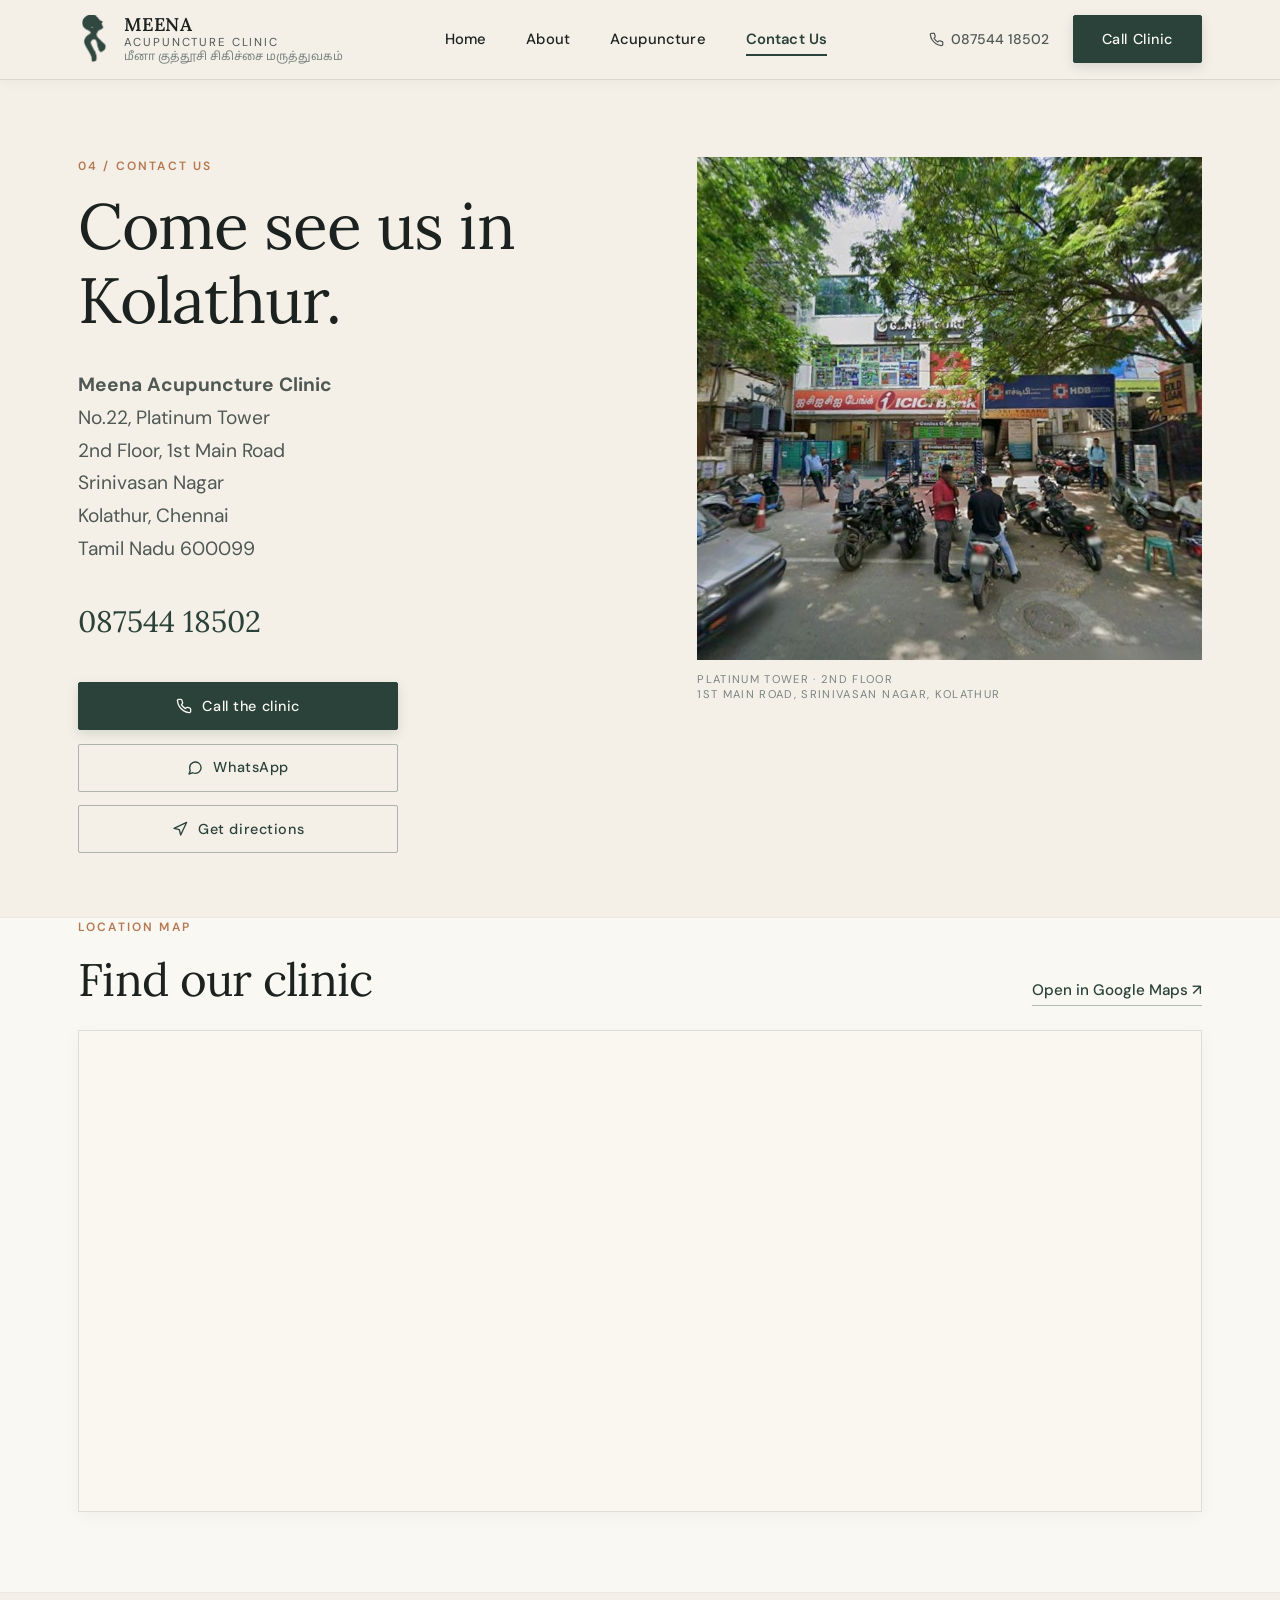
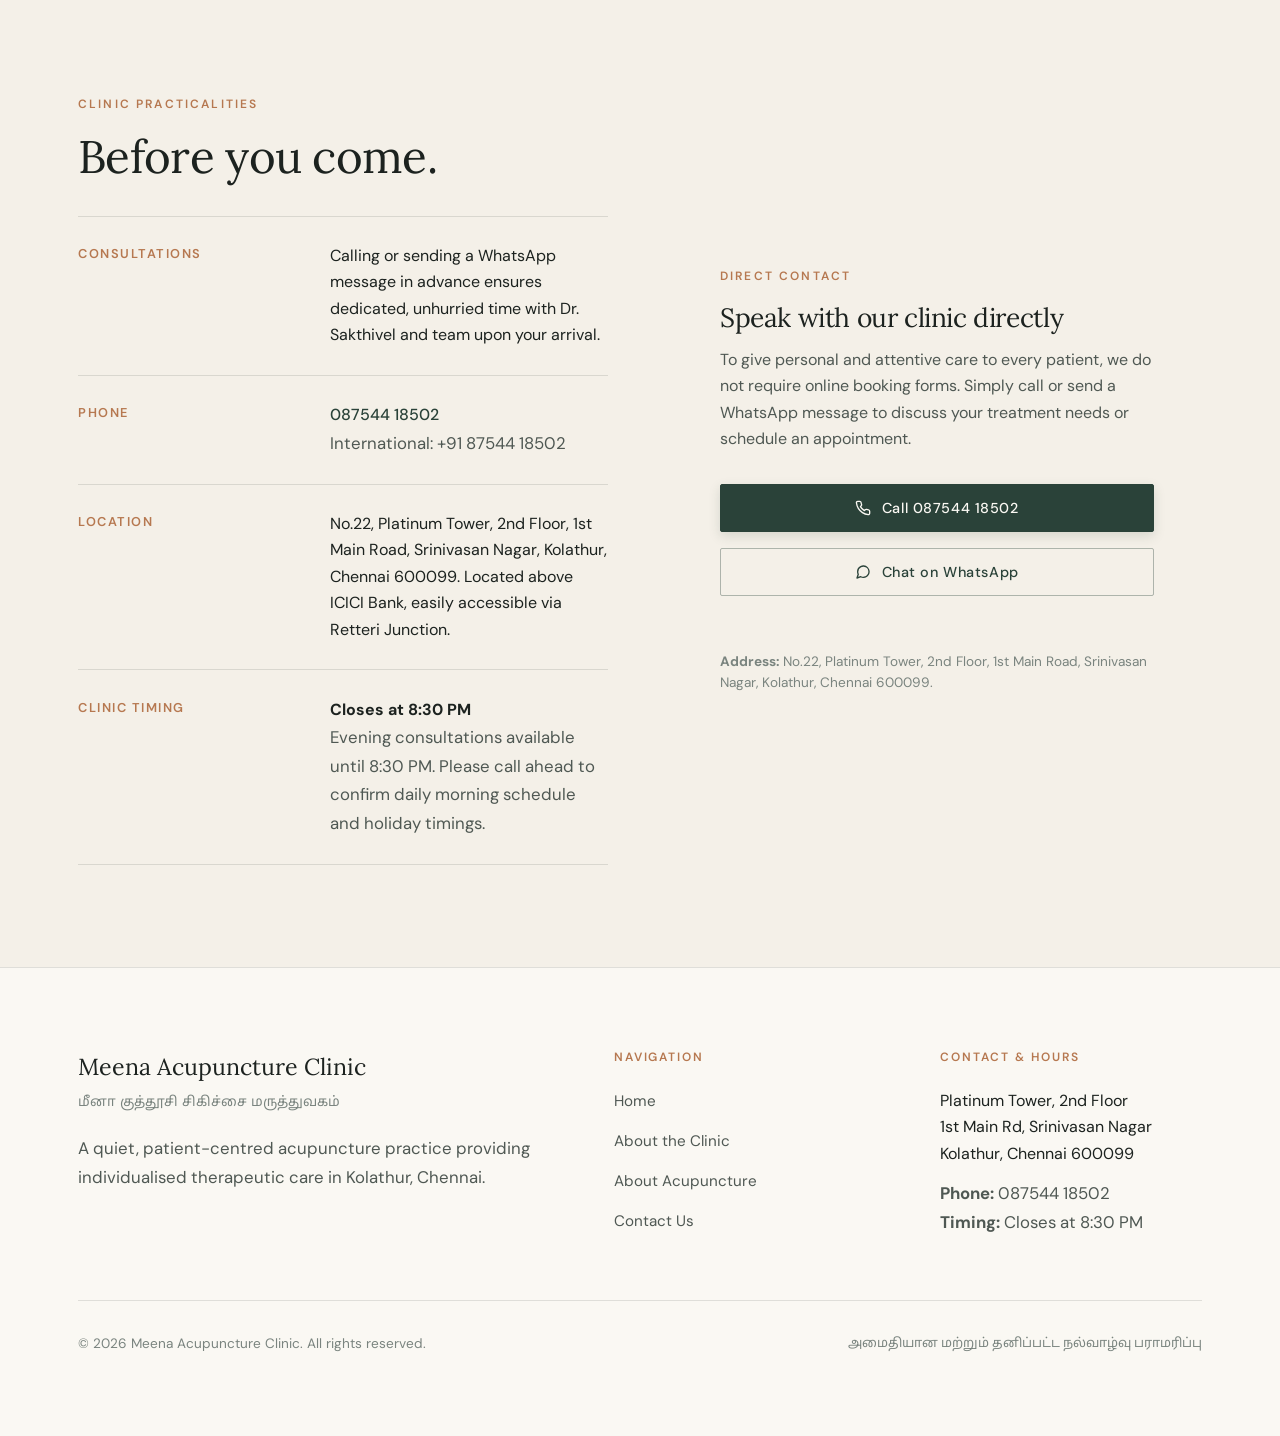
<file: contact.html>
<!DOCTYPE html>
<html lang="en">
<head>
  <meta charset="UTF-8">
  <meta name="viewport" content="width=device-width, initial-scale=1.0">
  <title>Contact Us | Meena Acupuncture Clinic, Kolathur</title>
  <meta name="description" content="Contact Meena Acupuncture Clinic in Srinivasan Nagar, Kolathur, Chennai. Address, directions, phone number, clinic hours, and direct inquiries.">
  <meta name="theme-color" content="#F3EFE6">

  <!-- Open Graph -->
  <meta property="og:type" content="website">
  <meta property="og:title" content="Contact Us | Meena Acupuncture Clinic">
  <meta property="og:description" content="Come see us in Kolathur. No.22 Platinum Tower, 2nd Floor, 1st Main Road, Srinivasan Nagar, Kolathur, Chennai 600099. Call 087544 18502.">
  <meta property="og:image" content="assets/images/clinic-exterior.jpg">

  <!-- Favicon -->
  <link rel="icon" type="image/png" href="assets/images/favicon.png">

  <!-- Google Fonts -->
  <link rel="preconnect" href="https://fonts.googleapis.com">
  <link rel="preconnect" href="https://fonts.gstatic.com" crossorigin>
  <link href="https://fonts.googleapis.com/css2?family=DM+Sans:ital,opsz,wght@0,9..40,400..600;1,9..40,400&family=Lora:ital,wght@0,400..600;1,400;1,500&family=Noto+Sans+Tamil:wght@400;500;600&display=swap" rel="stylesheet">

  <link rel="stylesheet" href="css/style.css">

  <!-- Structured Data: MedicalClinic -->
  <script type="application/ld+json">
  {
    "@context": "https://schema.org",
    "@type": "MedicalClinic",
    "name": "Meena Acupuncture Clinic",
    "alternateName": "மீனா குத்தூசி சிகிச்சை மருத்துவகம்",
    "address": {
      "@type": "PostalAddress",
      "streetAddress": "No.22, Platinum Tower, 2nd Floor, 1st Main Road, Srinivasan Nagar",
      "addressLocality": "Kolathur",
      "addressRegion": "Chennai, Tamil Nadu",
      "postalCode": "600099",
      "addressCountry": "IN"
    },
    "telephone": "+918754418502",
    "hasMap": "https://maps.app.goo.gl/yWJoT6GUN4g8r3Jb7",
    "openingHoursSpecification": [
      {
        "@type": "OpeningHoursSpecification",
        "dayOfWeek": ["Monday", "Tuesday", "Wednesday", "Thursday", "Friday", "Saturday"],
        "closes": "20:30"
      }
    ]
  }
  </script>
</head>
<body>
  <!-- Accessible Skip Link -->
  <a href="#mainContent" class="skip-link">Skip to main content</a>

  <!-- ======================================================================
       SITE HEADER
       ====================================================================== -->
  <header class="site-header" role="banner">
    <div class="container header-container">
      <a href="index.html" class="brand" aria-label="Meena Acupuncture Clinic Home">
        <div class="brand-emblem">
          <img src="assets/images/clinic-logo-deepleaf.png" alt="Meena Acupuncture Clinic Emblem" width="32" height="48">
        </div>
        <div class="brand-text">
          <div class="brand-name">MEENA <span>Acupuncture Clinic</span></div>
          <div class="brand-tamil">மீனா குத்தூசி சிகிச்சை மருத்துவகம்</div>
        </div>
      </a>

      <!-- Desktop Navigation -->
      <nav class="site-nav" aria-label="Main Navigation">
        <a href="index.html" class="nav-link">Home</a>
        <a href="about.html" class="nav-link">About</a>
        <a href="acupuncture.html" class="nav-link">Acupuncture</a>
        <a href="contact.html" class="nav-link active">Contact Us</a>
      </nav>

      <!-- Desktop Actions -->
      <div class="header-actions">
        <a href="tel:08754418502" class="header-phone" aria-label="Call clinic directly">
          <svg width="15" height="15" viewBox="0 0 24 24" fill="none" stroke="currentColor" stroke-width="2" stroke-linecap="round" stroke-linejoin="round" aria-hidden="true"><path d="M22 16.92v3a2 2 0 0 1-2.18 2 19.79 19.79 0 0 1-8.63-3.07 19.5 19.5 0 0 1-6-6 19.79 19.79 0 0 1-3.07-8.67A2 2 0 0 1 4.11 2h3a2 2 0 0 1 2 1.72 12.84 12.84 0 0 0 .7 2.81 2 2 0 0 1-.45 2.11L8.09 9.91a16 16 0 0 0 6 6l1.27-1.27a2 2 0 0 1 2.11-.45 12.84 12.84 0 0 0 2.81.7A2 2 0 0 1 22 16.92z"></path></svg>
          <span>087544 18502</span>
        </a>
        <a href="tel:08754418502" class="btn btn--primary">Call Clinic</a>
        <button class="menu-toggle" id="menuToggle" aria-label="Open navigation menu" aria-expanded="false" aria-controls="mobileNav">
          <svg width="20" height="20" viewBox="0 0 24 24" fill="none" stroke="currentColor" stroke-width="1.75" stroke-linecap="round" stroke-linejoin="round" aria-hidden="true"><line x1="4" y1="7" x2="20" y2="7"></line><line x1="4" y1="12" x2="20" y2="12"></line><line x1="4" y1="17" x2="20" y2="17"></line></svg>
        </button>
      </div>
    </div>
  </header>

  <!-- Mobile Navigation Panel -->
  <nav class="mobile-nav-panel" id="mobileNav" aria-label="Mobile Navigation">
    <ul class="mobile-nav-list">
      <li><a href="index.html" class="mobile-nav-link">Home</a></li>
      <li><a href="about.html" class="mobile-nav-link">About</a></li>
      <li><a href="acupuncture.html" class="mobile-nav-link">Acupuncture</a></li>
      <li><a href="contact.html" class="mobile-nav-link active">Contact Us</a></li>
    </ul>
    <div class="mobile-nav-footer">
      <a href="tel:08754418502" class="header-phone">
        <svg width="15" height="15" viewBox="0 0 24 24" fill="none" stroke="currentColor" stroke-width="2" stroke-linecap="round" stroke-linejoin="round" aria-hidden="true"><path d="M22 16.92v3a2 2 0 0 1-2.18 2 19.79 19.79 0 0 1-8.63-3.07 19.5 19.5 0 0 1-6-6 19.79 19.79 0 0 1-3.07-8.67A2 2 0 0 1 4.11 2h3a2 2 0 0 1 2 1.72 12.84 12.84 0 0 0 .7 2.81 2 2 0 0 1-.45 2.11L8.09 9.91a16 16 0 0 0 6 6l1.27-1.27a2 2 0 0 1 2.11-.45 12.84 12.84 0 0 0 2.81.7A2 2 0 0 1 22 16.92z"></path></svg>
        <span>087544 18502</span>
      </a>
      <a href="tel:08754418502" class="btn btn--primary" style="width: 100%;">Call Clinic</a>
    </div>
  </nav>

  <!-- ======================================================================
       MAIN CONTENT
       ====================================================================== -->
  <main id="mainContent">

    <!-- 01. OPENING / OVERVIEW -->
    <section class="section page-header" aria-labelledby="contactPageTitle">
      <div class="container">
        <div class="visit-overview-grid">
          
          <div>
            <span class="section-num">04 / CONTACT US</span>
            <h1 id="contactPageTitle" style="margin-bottom: 2rem;">Come see us in Kolathur.</h1>
            
            <address class="clinic-address" style="font-size: 1.2rem; line-height: 1.7; margin-bottom: 2rem;">
              <strong>Meena Acupuncture Clinic</strong><br>
              No.22, Platinum Tower<br>
              2nd Floor, 1st Main Road<br>
              Srinivasan Nagar<br>
              Kolathur, Chennai<br>
              Tamil Nadu 600099
            </address>

            <a href="tel:08754418502" class="location-phone" style="font-size: 1.85rem; margin-bottom: 2.25rem;">087544 18502</a>

            <!-- Primary Direct Actions -->
            <div class="visit-fast-actions">
              <a href="tel:08754418502" class="btn btn--primary">
                <svg width="16" height="16" viewBox="0 0 24 24" fill="none" stroke="currentColor" stroke-width="2" stroke-linecap="round" stroke-linejoin="round" aria-hidden="true"><path d="M22 16.92v3a2 2 0 0 1-2.18 2 19.79 19.79 0 0 1-8.63-3.07 19.5 19.5 0 0 1-6-6 19.79 19.79 0 0 1-3.07-8.67A2 2 0 0 1 4.11 2h3a2 2 0 0 1 2 1.72 12.84 12.84 0 0 0 .7 2.81 2 2 0 0 1-.45 2.11L8.09 9.91a16 16 0 0 0 6 6l1.27-1.27a2 2 0 0 1 2.11-.45 12.84 12.84 0 0 0 2.81.7A2 2 0 0 1 22 16.92z"></path></svg>
                <span>Call the clinic</span>
              </a>

              <a href="https://wa.me/918754418502?text=Hello%20Meena%20Acupuncture%20Clinic%2C%20I%20would%20like%20to%20enquire%20about%20treatment." target="_blank" rel="noopener noreferrer" class="btn btn--outline">
                <svg width="16" height="16" viewBox="0 0 24 24" fill="none" stroke="currentColor" stroke-width="2" stroke-linecap="round" stroke-linejoin="round" aria-hidden="true"><path d="M21 11.5a8.38 8.38 0 0 1-.9 3.8 8.5 8.5 0 0 1-7.6 4.7 8.38 8.38 0 0 1-3.8-.9L3 21l1.9-5.7a8.38 8.38 0 0 1-.9-3.8 8.5 8.5 0 0 1 4.7-7.6 8.38 8.38 0 0 1 3.8-.9h.5a8.48 8.48 0 0 1 8 8v.5z"></path></svg>
                <span>WhatsApp</span>
              </a>

              <a href="https://maps.app.goo.gl/yWJoT6GUN4g8r3Jb7" target="_blank" rel="noopener noreferrer" class="btn btn--outline">
                <svg width="16" height="16" viewBox="0 0 24 24" fill="none" stroke="currentColor" stroke-width="2" stroke-linecap="round" stroke-linejoin="round" aria-hidden="true"><polygon points="3 11 22 2 13 21 11 13 3 11"></polygon></svg>
                <span>Get directions</span>
              </a>
            </div>
          </div>

          <!-- Real Exterior Photo of Platinum Tower -->
          <div>
            <div style="border: 1px solid var(--color-rule); background-color: var(--color-warm-white); overflow: hidden;">
              <img src="assets/images/clinic-exterior.jpg" alt="Platinum Tower building in Srinivasan Nagar, Kolathur, housing Meena Acupuncture Clinic" width="795" height="792" fetchpriority="high" style="width: 100%; height: auto; display: block;">
            </div>
            <p class="image-caption">
              PLATINUM TOWER · 2ND FLOOR<br>
              1ST MAIN ROAD, SRINIVASAN NAGAR, KOLATHUR
            </p>
          </div>

        </div>
      </div>
    </section>

    <!-- 02. MAP (Find our clinic) -->
    <section class="section section--warm-white" style="padding-top: 0; padding-bottom: 5rem;" aria-label="Interactive Clinic Map">
      <div class="container">
        <div style="margin-bottom: 1.5rem; display: flex; justify-content: space-between; align-items: flex-end; flex-wrap: wrap; gap: 1rem;">
          <div>
            <span class="section-num">Location Map</span>
            <h2>Find our clinic</h2>
          </div>
          <a href="https://maps.app.goo.gl/yWJoT6GUN4g8r3Jb7" target="_blank" rel="noopener noreferrer" class="text-link">
            Open in Google Maps ↗
          </a>
        </div>

        <div class="map-frame" style="aspect-ratio: 21 / 9; min-height: 380px;">
          <iframe 
            title="Google Map showing Meena Acupuncture Clinic at Platinum Tower in Kolathur Chennai"
            src="https://www.google.com/maps/embed?pb=!1m18!1m12!1m3!1d3885.748777174699!2d80.202523!3d13.1187891!2m3!1f0!2f0!3f0!3m2!1i1024!2i768!4f13.1!3m3!1m2!1s0x3a526466ba89162d%3A0xaa5861148b50eb05!2sMeena%20Acupuncture%20Clinic!5e0!3m2!1sen!2sin!4v1700000000000!5m2!1sen!2sin"
            loading="lazy" 
            allowfullscreen>
          </iframe>
        </div>
      </div>
    </section>

    <!-- 03. BEFORE YOU COME & DIRECT CONTACT -->
    <section class="section" aria-labelledby="beforeYouComeTitle">
      <div class="container">
        <div class="editorial-split">
          
          <!-- Editorial Rows (Before You Come) -->
          <div>
            <span class="section-num">Clinic Practicalities</span>
            <h2 id="beforeYouComeTitle" style="margin-bottom: 1.75rem;">Before you come.</h2>
            
            <div class="info-rows">
              
              <div class="info-row">
                <div class="info-row-label">Consultations</div>
                <div class="info-row-content">
                  Calling or sending a WhatsApp message in advance ensures dedicated, unhurried time with Dr. Sakthivel and team upon your arrival.
                </div>
              </div>

              <div class="info-row">
                <div class="info-row-label">Phone</div>
                <div class="info-row-content">
                  <a href="tel:08754418502" style="color: var(--color-deep-leaf); font-weight: 500;">087544 18502</a>
                  <p>International: +91 87544 18502</p>
                </div>
              </div>

              <div class="info-row">
                <div class="info-row-label">Location</div>
                <div class="info-row-content">
                  No.22, Platinum Tower, 2nd Floor, 1st Main Road, Srinivasan Nagar, Kolathur, Chennai 600099. Located above ICICI Bank, easily accessible via Retteri Junction.
                </div>
              </div>

              <div class="info-row">
                <div class="info-row-label">Clinic Timing</div>
                <div class="info-row-content">
                  <strong>Closes at 8:30 PM</strong>
                  <p>Evening consultations available until 8:30 PM. Please call ahead to confirm daily morning schedule and holiday timings.</p>
                </div>
              </div>

            </div>
          </div>

          <!-- Direct Communication Panel (No Form) -->
          <div>
            <div class="enquiry-box" style="background-color: var(--color-warm-white); border: 1px solid var(--color-rule); padding: clamp(2rem, 4vw, 3rem);">
              <span class="section-num">Direct Contact</span>
              <h3 style="font-size: 1.65rem; margin-bottom: 0.75rem;">Speak with our clinic directly</h3>
              <p style="font-size: 1rem; line-height: 1.65; color: var(--color-ink-muted); margin-bottom: 2rem;">
                To give personal and attentive care to every patient, we do not require online booking forms. Simply call or send a WhatsApp message to discuss your treatment needs or schedule an appointment.
              </p>

              <div style="display: flex; flex-direction: column; gap: 1rem;">
                <a href="tel:08754418502" class="btn btn--primary" style="min-height: 48px; width: 100%;">
                  <svg width="16" height="16" viewBox="0 0 24 24" fill="none" stroke="currentColor" stroke-width="2" stroke-linecap="round" stroke-linejoin="round" aria-hidden="true"><path d="M22 16.92v3a2 2 0 0 1-2.18 2 19.79 19.79 0 0 1-8.63-3.07 19.5 19.5 0 0 1-6-6 19.79 19.79 0 0 1-3.07-8.67A2 2 0 0 1 4.11 2h3a2 2 0 0 1 2 1.72 12.84 12.84 0 0 0 .7 2.81 2 2 0 0 1-.45 2.11L8.09 9.91a16 16 0 0 0 6 6l1.27-1.27a2 2 0 0 1 2.11-.45 12.84 12.84 0 0 0 2.81.7A2 2 0 0 1 22 16.92z"></path></svg>
                  <span>Call 087544 18502</span>
                </a>

                <a href="https://wa.me/918754418502?text=Hello%20Meena%20Acupuncture%20Clinic%2C%20I%20would%20like%20to%20enquire%20about%20treatment." target="_blank" rel="noopener noreferrer" class="btn btn--outline" style="min-height: 48px; width: 100%;">
                  <svg width="16" height="16" viewBox="0 0 24 24" fill="none" stroke="currentColor" stroke-width="2" stroke-linecap="round" stroke-linejoin="round" aria-hidden="true"><path d="M21 11.5a8.38 8.38 0 0 1-.9 3.8 8.5 8.5 0 0 1-7.6 4.7 8.38 8.38 0 0 1-3.8-.9L3 21l1.9-5.7a8.38 8.38 0 0 1-.9-3.8 8.5 8.5 0 0 1 4.7-7.6 8.38 8.38 0 0 1 3.8-.9h.5a8.48 8.48 0 0 1 8 8v.5z"></path></svg>
                  <span>Chat on WhatsApp</span>
                </a>
              </div>

              <div style="margin-top: 2rem; padding-top: 1.5rem; border-top: 1px solid var(--color-rule);">
                <p style="font-size: 0.85rem; color: var(--color-ink-light); line-height: 1.5;">
                  <strong>Address:</strong> No.22, Platinum Tower, 2nd Floor, 1st Main Road, Srinivasan Nagar, Kolathur, Chennai 600099.
                </p>
              </div>
            </div>
          </div>

        </div>
      </div>
    </section>

  </main>

  <!-- ======================================================================
       SITE FOOTER
       ====================================================================== -->
  <footer class="site-footer" role="contentinfo">
    <div class="container">
      <div class="footer-top">
        <div>
          <div class="footer-brand-title">Meena Acupuncture Clinic</div>
          <div class="footer-brand-tamil">மீனா குத்தூசி சிகிச்சை மருத்துவகம்</div>
          <p class="footer-brand-desc">
            A quiet, patient-centred acupuncture practice providing individualised therapeutic care in Kolathur, Chennai.
          </p>
        </div>

        <div>
          <div class="footer-heading">Navigation</div>
          <ul class="footer-links">
            <li><a href="index.html" class="footer-link">Home</a></li>
            <li><a href="about.html" class="footer-link">About the Clinic</a></li>
            <li><a href="acupuncture.html" class="footer-link">About Acupuncture</a></li>
            <li><a href="contact.html" class="footer-link">Contact Us</a></li>
          </ul>
        </div>

        <div>
          <div class="footer-heading">Contact & Hours</div>
          <address class="footer-brand-desc" style="font-style: normal; margin-bottom: 0.75rem;">
            Platinum Tower, 2nd Floor<br>
            1st Main Rd, Srinivasan Nagar<br>
            Kolathur, Chennai 600099
          </address>
          <p class="footer-brand-desc">
            <strong>Phone:</strong> 087544 18502<br>
            <strong>Timing:</strong> Closes at 8:30 PM
          </p>
        </div>
      </div>

      <div class="footer-bottom">
        <div>&copy; 2026 Meena Acupuncture Clinic. All rights reserved.</div>
        <div class="tamil-text" style="font-size: 0.8rem; color: var(--color-ink-light);">
          அமைதியான மற்றும் தனிப்பட்ட நல்வாழ்வு பராமரிப்பு
        </div>
      </div>
    </div>
  </footer>

  <!-- Sleek Floating Pill Bar (Mobile Quick Action Experience) -->
  <aside class="mobile-floating-pill" aria-label="Quick contact shortcuts">
    <div class="mobile-pill-inner">
      <a href="tel:08754418502" class="mobile-pill-item">
        <svg viewBox="0 0 24 24" fill="none" stroke="currentColor" stroke-width="2" stroke-linecap="round" stroke-linejoin="round" aria-hidden="true"><path d="M22 16.92v3a2 2 0 0 1-2.18 2 19.79 19.79 0 0 1-8.63-3.07 19.5 19.5 0 0 1-6-6 19.79 19.79 0 0 1-3.07-8.67A2 2 0 0 1 4.11 2h3a2 2 0 0 1 2 1.72 12.84 12.84 0 0 0 .7 2.81 2 2 0 0 1-.45 2.11L8.09 9.91a16 16 0 0 0 6 6l1.27-1.27a2 2 0 0 1 2.11-.45 12.84 12.84 0 0 0 2.81.7A2 2 0 0 1 22 16.92z"></path></svg>
        <span>Call</span>
      </a>
      <a href="https://wa.me/918754418502?text=Hello%20Meena%20Acupuncture%20Clinic%2C%20I%20would%20like%20to%20enquire%20about%20treatment." target="_blank" rel="noopener noreferrer" class="mobile-pill-item mobile-pill-item--featured">
        <svg viewBox="0 0 24 24" fill="none" stroke="currentColor" stroke-width="2" stroke-linecap="round" stroke-linejoin="round" aria-hidden="true"><path d="M21 11.5a8.38 8.38 0 0 1-.9 3.8 8.5 8.5 0 0 1-7.6 4.7 8.38 8.38 0 0 1 3.8-.9h.5a8.48 8.48 0 0 1 8 8v.5z"></path></svg>
        <span>WhatsApp</span>
      </a>
      <a href="https://maps.app.goo.gl/yWJoT6GUN4g8r3Jb7" target="_blank" rel="noopener noreferrer" class="mobile-pill-item">
        <svg viewBox="0 0 24 24" fill="none" stroke="currentColor" stroke-width="2" stroke-linecap="round" stroke-linejoin="round" aria-hidden="true"><polygon points="3 11 22 2 13 21 11 13 3 11"></polygon></svg>
        <span>Maps</span>
      </a>
    </div>
  </aside>

  <script src="js/main.js"></script>
</body>
</html>
</file>
<file: css/style.css>
/* ==========================================================================
   MEENA ACUPUNCTURE CLINIC · மீனா குத்தூசி சிகிச்சை மருத்துவகம்
   Visual System: High-End Japanese/Nordic Editorial Spa
   "Quiet Precision" × Organic Tactile Warmth × Contemporary Indian Healthcare
   ========================================================================== */

/* --------------------------------------------------------------------------
   01. DESIGN TOKENS & SYSTEM PROPERTIES
   -------------------------------------------------------------------------- */
:root {
  /* Warm Tactile Palette */
  --color-paper: #F4F0E8;           /* Warm uncoated Japanese paper canvas */
  --color-paper-light: #FAF8F3;     /* Warm white / ivory secondary surface */
  --color-paper-card: #FAF7F0;      /* Elevated tactile card surface */
  --color-ink: #1C221F;             /* Deep slate-charcoal primary text */
  --color-ink-muted: #4F5853;       /* Secondary editorial text */
  --color-ink-light: #7A847F;       /* Delicate labels, metadata */
  
  /* Botanical & Earth Accents */
  --color-deep-leaf: #2A4239;       /* Deep pine/leaf green primary brand */
  --color-deep-leaf-hover: #1E312A;
  --color-clay: #B67850;            /* Warm terracotta/clay accent */
  --color-brass: #C5A059;           /* Refined brass/gold metallic detail */
  --color-brass-soft: rgba(197, 160, 89, 0.22);
  --color-soft-sage: #BAC8B9;       /* Subtle sage natural borders */
  --color-border: rgba(28, 34, 31, 0.12); /* Fine rule line */
  --color-border-subtle: rgba(28, 34, 31, 0.07);
  --color-border-dark: rgba(250, 248, 243, 0.16);

  /* Typography */
  --font-serif: 'Lora', 'Georgia', serif;
  --font-sans: 'DM Sans', -apple-system, BlinkMacSystemFont, 'Segoe UI', Roboto, sans-serif;
  --font-tamil: 'Noto Sans Tamil', sans-serif;

  /* Layout Metrics */
  --site-width: 1220px;
  --reading-width: 740px;
  --narrow-width: 900px;
  --gutter: clamp(1.25rem, 4vw, 3rem);
  --header-height: 80px;

  /* Restrained Border Radii */
  --radius-xs: 2px;
  --radius-sm: 4px;
  --radius-md: 8px;
  --radius-pill: 999px;

  /* Shadows (Subtle, organic spa depth) */
  --shadow-subtle: 0 4px 16px rgba(28, 34, 31, 0.04);
  --shadow-float: 0 12px 36px -6px rgba(28, 34, 31, 0.12);
  --shadow-pill: 0 10px 30px rgba(28, 34, 31, 0.16);

  /* Transitions */
  --transition-fast: 200ms cubic-bezier(0.2, 0, 0.2, 1);
  --transition-smooth: 350ms cubic-bezier(0.16, 1, 0.3, 1);
}

/* --------------------------------------------------------------------------
   02. RESET & BASE
   -------------------------------------------------------------------------- */
*, *::before, *::after {
  box-sizing: border-box;
  margin: 0;
  padding: 0;
}

html {
  font-size: 16px;
  scroll-behavior: smooth;
  -webkit-text-size-adjust: 100%;
  background-color: var(--color-paper);
}

body {
  font-family: var(--font-sans);
  font-size: 1rem;
  line-height: 1.65;
  color: var(--color-ink);
  background-color: var(--color-paper);
  -webkit-font-smoothing: antialiased;
  -moz-osx-font-smoothing: grayscale;
  overflow-x: hidden;
  position: relative;
}

/* Accessible Skip Link */
.skip-link {
  position: absolute;
  top: -100px;
  left: 1rem;
  background: var(--color-deep-leaf);
  color: var(--color-paper-light);
  padding: 0.75rem 1.25rem;
  font-size: 0.875rem;
  font-weight: 500;
  text-decoration: none;
  z-index: 9999;
  border-radius: var(--radius-xs);
  transition: top var(--transition-fast);
}

.skip-link:focus {
  top: 1rem;
}

:focus-visible {
  outline: 2px solid var(--color-deep-leaf);
  outline-offset: 3px;
}

img, svg, picture {
  display: block;
  max-width: 100%;
  height: auto;
}

a {
  color: inherit;
  text-decoration: none;
  transition: color var(--transition-fast);
}

button {
  font-family: inherit;
  cursor: pointer;
  border: none;
  background: none;
}

/* --------------------------------------------------------------------------
   03. TYPOGRAPHY HIERARCHY & EDITORIAL TOUCHES
   -------------------------------------------------------------------------- */
h1, h2, h3, h4 {
  font-family: var(--font-serif);
  font-weight: 400;
  line-height: 1.2;
  color: var(--color-ink);
  letter-spacing: -0.015em;
}

h1 {
  font-size: clamp(2.35rem, 5.2vw, 4rem);
  line-height: 1.15;
}

h2 {
  font-size: clamp(1.85rem, 3.8vw, 2.85rem);
  line-height: 1.2;
}

h3 {
  font-size: clamp(1.35rem, 2.2vw, 1.85rem);
  line-height: 1.3;
}

p {
  color: var(--color-ink-muted);
  font-size: 1.05rem;
  line-height: 1.7;
}

.tamil-text {
  font-family: var(--font-tamil);
  letter-spacing: 0;
  font-weight: 400;
}

.editorial-italic {
  font-style: italic;
  color: var(--color-deep-leaf);
}

/* Eyebrows with Fine Brass/Clay Marker */
.eyebrow {
  display: inline-flex;
  align-items: center;
  gap: 0.65rem;
  font-size: 0.75rem;
  font-weight: 600;
  letter-spacing: 0.16em;
  text-transform: uppercase;
  color: var(--color-clay);
  margin-bottom: 1.25rem;
}

.section-num {
  font-family: var(--font-sans);
  font-size: 0.75rem;
  font-weight: 600;
  letter-spacing: 0.18em;
  text-transform: uppercase;
  color: var(--color-clay);
  display: block;
  margin-bottom: 0.85rem;
}

/* Subtle Acupuncture Point Motif */
.point-motif {
  display: inline-flex;
  align-items: center;
  gap: 0.65rem;
  color: var(--color-brass);
}

.point-motif::before {
  content: '';
  width: 6px;
  height: 6px;
  background-color: currentColor;
  border-radius: 50%;
  display: inline-block;
  flex-shrink: 0;
  box-shadow: 0 0 0 2px rgba(197, 160, 89, 0.25);
}

.point-motif::after {
  content: '';
  width: 28px;
  height: 1px;
  background-color: currentColor;
  opacity: 0.55;
  display: inline-block;
}

/* --------------------------------------------------------------------------
   04. CONTAINER & SECTION LAYOUT
   -------------------------------------------------------------------------- */
.container {
  width: 100%;
  max-width: var(--site-width);
  margin-left: auto;
  margin-right: auto;
  padding-left: var(--gutter);
  padding-right: var(--gutter);
}

.container--narrow {
  max-width: var(--narrow-width);
}

.container--reading {
  max-width: var(--reading-width);
}

.section {
  padding-top: clamp(4.5rem, 8vw, 8rem);
  padding-bottom: clamp(4.5rem, 8vw, 8rem);
  position: relative;
}

.section--warm-white {
  background-color: var(--color-paper-light);
  border-top: 1px solid var(--color-border-subtle);
  border-bottom: 1px solid var(--color-border-subtle);
}

.section--deepleaf {
  background-color: var(--color-deep-leaf);
  color: var(--color-paper-light);
  position: relative;
  overflow: hidden;
}

.section--deepleaf h1,
.section--deepleaf h2,
.section--deepleaf h3 {
  color: #FFFFFF;
}

.section--deepleaf p {
  color: rgba(250, 248, 243, 0.85);
}

.section--deepleaf .eyebrow {
  color: #E2BF88;
}

/* Editorial Splits */
.editorial-split {
  display: grid;
  grid-template-columns: 1fr 1fr;
  gap: clamp(2.5rem, 5vw, 6rem);
  align-items: center;
}

.editorial-split--55-45 {
  grid-template-columns: 55fr 45fr;
}

.editorial-split--45-55 {
  grid-template-columns: 45fr 55fr;
}

/* --------------------------------------------------------------------------
   05. BUTTONS & INTERACTION
   -------------------------------------------------------------------------- */
.btn {
  display: inline-flex;
  align-items: center;
  justify-content: center;
  gap: 0.65rem;
  padding: 0.85rem 1.75rem;
  font-size: 0.9rem;
  font-weight: 500;
  letter-spacing: 0.04em;
  text-decoration: none;
  border-radius: var(--radius-xs);
  transition: all var(--transition-fast);
  min-height: 48px;
  line-height: 1;
  white-space: nowrap;
}

.btn--primary {
  background-color: var(--color-deep-leaf);
  color: var(--color-paper-light);
  border: 1px solid var(--color-deep-leaf);
  box-shadow: 0 4px 12px rgba(42, 66, 57, 0.15);
}

.btn--primary:hover {
  background-color: var(--color-deep-leaf-hover);
  border-color: var(--color-deep-leaf-hover);
  color: #FFFFFF;
  transform: translateY(-1px);
  box-shadow: 0 6px 16px rgba(42, 66, 57, 0.22);
}

.btn--outline {
  background-color: transparent;
  color: var(--color-deep-leaf);
  border: 1px solid rgba(42, 66, 57, 0.35);
}

.btn--outline:hover {
  background-color: rgba(42, 66, 57, 0.06);
  border-color: var(--color-deep-leaf);
}

.btn--white {
  background-color: var(--color-paper-light);
  color: var(--color-deep-leaf);
  border: 1px solid var(--color-paper-light);
  font-weight: 600;
}

.btn--white:hover {
  background-color: #FFFFFF;
  color: var(--color-ink);
  transform: translateY(-1px);
}

.text-link {
  display: inline-flex;
  align-items: center;
  gap: 0.45rem;
  font-size: 0.95rem;
  font-weight: 500;
  color: var(--color-deep-leaf);
  position: relative;
  padding-bottom: 2px;
  border-bottom: 1px solid rgba(42, 66, 57, 0.35);
  transition: all var(--transition-fast);
}

.text-link:hover {
  border-bottom-color: var(--color-deep-leaf);
  gap: 0.75rem;
}

/* --------------------------------------------------------------------------
   06. SITE HEADER (Fixed mobile collision & polished desktop)
   -------------------------------------------------------------------------- */
.site-header {
  position: sticky;
  top: 0;
  z-index: 100;
  background-color: var(--color-paper);
  border-bottom: 1px solid var(--color-border);
  box-shadow: 0 2px 12px rgba(28, 34, 31, 0.04);
  height: var(--header-height);
  display: flex;
  align-items: center;
  transition: all var(--transition-fast);
}

.header-container {
  display: flex;
  align-items: center;
  justify-content: space-between;
  width: 100%;
}

.brand {
  display: flex;
  align-items: center;
  gap: 0.85rem;
  text-decoration: none;
}

.brand-emblem {
  width: 32px;
  height: 48px;
  flex-shrink: 0;
}

.brand-emblem img {
  width: 100%;
  height: 100%;
  object-fit: contain;
}

.brand-text {
  display: flex;
  flex-direction: column;
}

.brand-name {
  font-family: var(--font-serif);
  font-size: 1.15rem;
  font-weight: 600;
  letter-spacing: 0.03em;
  color: var(--color-ink);
  line-height: 1.15;
}

.brand-name span {
  font-family: var(--font-sans);
  font-size: 0.72rem;
  font-weight: 400;
  letter-spacing: 0.16em;
  text-transform: uppercase;
  color: var(--color-ink-muted);
  display: block;
  margin-top: 1px;
}

.brand-tamil {
  font-family: var(--font-tamil);
  font-size: 0.72rem;
  color: var(--color-ink-light);
  line-height: 1.2;
  margin-top: 2px;
}

/* Desktop Navigation */
.site-nav {
  display: flex;
  align-items: center;
  gap: 2.5rem;
}

.nav-link {
  font-size: 0.925rem;
  font-weight: 500;
  color: var(--color-ink);
  position: relative;
  padding: 0.25rem 0;
  letter-spacing: 0.01em;
}

.nav-link::after {
  content: '';
  position: absolute;
  bottom: 0;
  left: 0;
  width: 0;
  height: 1.5px;
  background-color: var(--color-deep-leaf);
  transition: width var(--transition-fast);
}

.nav-link:hover::after,
.nav-link.active::after {
  width: 100%;
}

.nav-link.active {
  color: var(--color-deep-leaf);
  font-weight: 600;
}

/* Header Right Actions */
.header-actions {
  display: flex;
  align-items: center;
  gap: 1.5rem;
}

.header-phone {
  font-size: 0.875rem;
  font-weight: 500;
  color: var(--color-ink-muted);
  display: flex;
  align-items: center;
  gap: 0.4rem;
}

.header-phone:hover {
  color: var(--color-deep-leaf);
}

/* Mobile Menu Toggle Button */
.menu-toggle {
  display: none;
  align-items: center;
  justify-content: center;
  width: 44px;
  height: 44px;
  color: var(--color-ink);
  border: 1px solid var(--color-border);
  border-radius: var(--radius-xs);
  background: transparent;
  transition: all var(--transition-fast);
}

.menu-toggle:hover {
  background: rgba(42, 66, 57, 0.05);
  border-color: var(--color-deep-leaf);
}

/* Mobile Nav Drawer */
.mobile-nav-panel {
  position: fixed;
  top: var(--header-height);
  left: 0;
  right: 0;
  background-color: var(--color-paper-light);
  border-bottom: 1px solid var(--color-border);
  padding: 2.25rem var(--gutter) 2.5rem;
  transform: translateY(-110%);
  opacity: 0;
  visibility: hidden;
  transition: transform var(--transition-smooth), opacity var(--transition-smooth), visibility var(--transition-smooth);
  z-index: 99;
  box-shadow: 0 20px 40px rgba(28, 34, 31, 0.08);
}

.mobile-nav-panel.is-open {
  transform: translateY(0);
  opacity: 1;
  visibility: visible;
}

.mobile-nav-list {
  list-style: none;
  display: flex;
  flex-direction: column;
  gap: 1.35rem;
  margin-bottom: 2rem;
}

.mobile-nav-link {
  font-family: var(--font-serif);
  font-size: 1.65rem;
  color: var(--color-ink);
  display: inline-block;
}

.mobile-nav-link.active {
  color: var(--color-deep-leaf);
  font-style: italic;
}

.mobile-nav-footer {
  border-top: 1px solid var(--color-border);
  padding-top: 1.75rem;
  display: flex;
  flex-direction: column;
  gap: 1.15rem;
}

/* --------------------------------------------------------------------------
   07. HERO SECTION (Desktop Balanced & Above-the-fold Visual Impact)
   -------------------------------------------------------------------------- */
.hero-home {
  padding-top: clamp(2rem, 4vh, 3.5rem);
  padding-bottom: clamp(2rem, 4vh, 3.5rem);
  position: relative;
}

.hero-content {
  max-width: 580px;
}

.hero-headline {
  font-size: clamp(2.35rem, 4vw, 3.5rem);
  line-height: 1.15;
  margin-bottom: 1.25rem;
  letter-spacing: -0.02em;
}

.hero-subtext {
  font-size: 1.08rem;
  line-height: 1.7;
  color: var(--color-ink-muted);
  margin-bottom: 1.75rem;
  max-width: 520px;
}

.hero-actions {
  display: flex;
  align-items: center;
  gap: 1.25rem;
  flex-wrap: wrap;
  margin-bottom: 1.85rem;
}

/* Verified Badge Pill */
.hero-trust-badge {
  display: inline-flex;
  align-items: center;
  gap: 0.75rem;
  background-color: var(--color-paper-light);
  border: 1px solid var(--color-border);
  padding: 0.55rem 0.95rem;
  border-radius: var(--radius-pill);
  box-shadow: var(--shadow-subtle);
  transition: transform var(--transition-fast), box-shadow var(--transition-fast);
}

.hero-trust-badge:hover {
  transform: translateY(-1px);
  box-shadow: 0 6px 18px rgba(28, 34, 31, 0.08);
}

.trust-stars {
  color: var(--color-brass);
  font-size: 0.95rem;
  letter-spacing: 0.05em;
  line-height: 1;
}

.trust-text {
  font-size: 0.8rem;
  font-weight: 500;
  color: var(--color-ink);
  line-height: 1;
}

.trust-text strong {
  font-weight: 700;
  color: var(--color-deep-leaf);
}

/* Hero Photography Frame */
.hero-image-wrap {
  position: relative;
  width: 100%;
  max-width: 390px;
  margin-left: auto;
}

.hero-image-frame {
  position: relative;
  background-color: var(--color-paper-light);
  border: 1px solid var(--color-border);
  border-radius: var(--radius-sm);
  overflow: hidden;
  box-shadow: var(--shadow-float);
}

.hero-image-frame img {
  width: 100%;
  height: auto;
  aspect-ratio: 3 / 4;
  object-fit: cover;
  object-position: center top;
  transition: transform 600ms cubic-bezier(0.16, 1, 0.3, 1);
  display: block;
}

.hero-image-frame:hover img {
  transform: scale(1.02);
}

.image-caption {
  font-size: 0.7rem;
  letter-spacing: 0.12em;
  text-transform: uppercase;
  color: var(--color-ink-light);
  margin-top: 0.75rem;
  line-height: 1.4;
}

/* Desktop Dimension Optimizations (>= 993px) */
@media (min-width: 993px) {
  .hero-home {
    min-height: calc(100vh - var(--header-height));
    display: flex;
    flex-direction: column;
    justify-content: center;
    padding-top: clamp(1.5rem, 3vh, 2.75rem);
    padding-bottom: clamp(1.5rem, 3vh, 2.75rem);
  }

  .hero-home > .container {
    width: 100%;
  }

  .editorial-split--55-45 {
    grid-template-columns: 57fr 43fr;
    gap: clamp(2.5rem, 4.5vw, 4.5rem);
    align-items: center;
  }

  .hero-headline {
    font-size: clamp(2.35rem, 3.6vw, 3.5rem);
    line-height: 1.15;
    margin-bottom: 1.25rem;
  }

  .hero-image-wrap {
    max-width: clamp(330px, 26vw, 385px);
  }

  .hero-image-frame img {
    max-height: min(480px, 58vh);
  }
}

/* --------------------------------------------------------------------------
   08. INTERACTIVE SECTION: CONDITIONS WE ADDRESS
   -------------------------------------------------------------------------- */
.conditions-section {
  padding-top: clamp(4.5rem, 7vw, 7.5rem);
  padding-bottom: clamp(4.5rem, 7vw, 7.5rem);
}

.conditions-header {
  margin-bottom: 3rem;
}

.conditions-tabs-nav {
  display: flex;
  gap: 0.5rem;
  border-bottom: 1px solid var(--color-border);
  overflow-x: auto;
  scrollbar-width: none;
  -webkit-overflow-scrolling: touch;
  margin-bottom: 2.5rem;
}

.conditions-tabs-nav::-webkit-scrollbar {
  display: none;
}

.condition-tab-btn {
  padding: 0.85rem 1.4rem;
  font-size: 0.925rem;
  font-weight: 500;
  color: var(--color-ink-muted);
  border-bottom: 2px solid transparent;
  white-space: nowrap;
  transition: all var(--transition-fast);
  cursor: pointer;
}

.condition-tab-btn:hover {
  color: var(--color-deep-leaf);
}

.condition-tab-btn.is-active {
  color: var(--color-deep-leaf);
  font-weight: 600;
  border-bottom-color: var(--color-deep-leaf);
}

.conditions-panel {
  display: none;
  grid-template-columns: 1.2fr 1fr;
  gap: clamp(2rem, 5vw, 4.5rem);
  align-items: center;
  background-color: var(--color-paper-card);
  border: 1px solid var(--color-border);
  padding: clamp(2rem, 4vw, 3.5rem);
  box-shadow: var(--shadow-subtle);
  animation: fadeIn 300ms ease;
}

.conditions-panel.is-active {
  display: grid;
}

@keyframes fadeIn {
  from { opacity: 0; transform: translateY(6px); }
  to { opacity: 1; transform: translateY(0); }
}

.condition-panel-text h3 {
  font-size: clamp(1.6rem, 2.8vw, 2.2rem);
  margin-bottom: 1rem;
}

.condition-tags {
  display: flex;
  flex-wrap: wrap;
  gap: 0.5rem;
  margin: 1.5rem 0 2rem;
}

.condition-tag {
  background-color: var(--color-paper);
  border: 1px solid var(--color-border);
  padding: 0.4rem 0.85rem;
  font-size: 0.8rem;
  color: var(--color-deep-leaf);
  border-radius: var(--radius-xs);
  font-weight: 500;
}

.condition-panel-details {
  background-color: var(--color-paper);
  border-left: 2px solid var(--color-brass);
  padding: 1.5rem 1.75rem;
}

.condition-detail-label {
  font-size: 0.75rem;
  letter-spacing: 0.14em;
  text-transform: uppercase;
  color: var(--color-clay);
  font-weight: 600;
  margin-bottom: 0.4rem;
}

.condition-detail-text {
  font-size: 0.95rem;
  color: var(--color-ink);
  line-height: 1.6;
}

/* --------------------------------------------------------------------------
   09. CLINIC STORY & PATIENT EXPERIENCE
   -------------------------------------------------------------------------- */
.clinic-intro-grid {
  display: grid;
  grid-template-columns: 1.6fr 1fr;
  gap: clamp(2rem, 5vw, 5rem);
  align-items: start;
}

.clinic-intro-lead {
  font-family: var(--font-serif);
  font-size: clamp(1.85rem, 3.2vw, 2.6rem);
  line-height: 1.25;
  color: var(--color-ink);
  margin-bottom: 1.5rem;
}

.rating-pill-subtle {
  border-left: 2px solid var(--color-deep-leaf);
  padding-left: 1.25rem;
  margin-top: 0.5rem;
}

.rating-score {
  font-family: var(--font-serif);
  font-size: 2.2rem;
  line-height: 1;
  color: var(--color-ink);
  display: flex;
  align-items: baseline;
  gap: 0.4rem;
  margin-bottom: 0.35rem;
}

.rating-star {
  font-size: 1.4rem;
  color: var(--color-brass);
}

.clinic-story-grid {
  display: grid;
  grid-template-columns: 1fr 1.1fr;
  gap: clamp(2.5rem, 5vw, 5.5rem);
  align-items: center;
}

.story-image-wrap {
  border: 1px solid var(--color-border);
  box-shadow: var(--shadow-subtle);
  overflow: hidden;
}

.story-image-wrap img {
  width: 100%;
  aspect-ratio: 16 / 10;
  object-fit: cover;
}

/* Horizontal Journey Sequence */
.patient-journey {
  margin-top: 4.5rem;
  border-top: 1px solid var(--color-border);
  padding-top: 3.5rem;
}

.journey-sequence {
  display: grid;
  grid-template-columns: repeat(4, 1fr);
  gap: 2.5rem;
}

.journey-step-marker {
  display: flex;
  align-items: center;
  gap: 0.5rem;
  margin-bottom: 1.5rem;
}

.journey-step-num {
  font-family: var(--font-serif);
  font-size: 1.25rem;
  color: var(--color-clay);
  line-height: 1;
}

.journey-step-line {
  flex-grow: 1;
  height: 1px;
  background-color: var(--color-border);
}

.journey-step-dot {
  width: 6px;
  height: 6px;
  border-radius: 50%;
  background-color: var(--color-brass);
  flex-shrink: 0;
}

.journey-step-title {
  font-family: var(--font-serif);
  font-size: 1.35rem;
  margin-bottom: 0.75rem;
  color: var(--color-ink);
}

.journey-step-text {
  font-size: 0.95rem;
  line-height: 1.6;
  color: var(--color-ink-muted);
}

/* --------------------------------------------------------------------------
   10. DEEP LEAF SPREAD & ELEVATED PATIENT WORDS
   -------------------------------------------------------------------------- */
.acupuncture-spread {
  display: grid;
  grid-template-columns: 1.2fr 0.8fr;
  gap: clamp(2.5rem, 5vw, 6rem);
  align-items: center;
}

.spread-image-wrap {
  border: 1px solid rgba(250, 248, 243, 0.2);
  box-shadow: var(--shadow-float);
  overflow: hidden;
}

.spread-image-wrap img {
  width: 100%;
  aspect-ratio: 4 / 3;
  object-fit: cover;
}

/* Patient Words / Reviews */
.testimonials-section {
  text-align: center;
  padding-top: clamp(4.5rem, 8vw, 7.5rem);
  padding-bottom: clamp(4.5rem, 8vw, 7.5rem);
}

.testimonial-container {
  max-width: 860px;
  margin: 0 auto;
}

.testimonial-quote {
  font-family: var(--font-serif);
  font-size: clamp(1.4rem, 2.6vw, 2.2rem);
  font-style: italic;
  line-height: 1.45;
  color: var(--color-ink);
  margin-bottom: 2rem;
}

.testimonial-meta-wrap {
  display: inline-flex;
  flex-direction: column;
  align-items: center;
  gap: 0.35rem;
}

.testimonial-author {
  font-size: 1rem;
  font-weight: 600;
  color: var(--color-ink);
  letter-spacing: 0.02em;
}

.testimonial-source {
  font-size: 0.75rem;
  letter-spacing: 0.12em;
  text-transform: uppercase;
  color: var(--color-clay);
  font-weight: 600;
}

.testimonial-controls {
  display: flex;
  align-items: center;
  justify-content: center;
  gap: 1.5rem;
  margin-top: 2.75rem;
}

.testimonial-btn {
  width: 42px;
  height: 42px;
  border: 1px solid var(--color-border);
  border-radius: var(--radius-xs);
  display: flex;
  align-items: center;
  justify-content: center;
  color: var(--color-ink);
  transition: all var(--transition-fast);
}

.testimonial-btn:hover {
  border-color: var(--color-deep-leaf);
  color: var(--color-deep-leaf);
  background-color: var(--color-paper-light);
}

.testimonial-dots {
  display: flex;
  gap: 0.5rem;
}

.testimonial-dot {
  width: 8px;
  height: 8px;
  border-radius: 50%;
  background-color: var(--color-border);
  transition: all var(--transition-fast);
}

.testimonial-dot.active {
  background-color: var(--color-deep-leaf);
  width: 24px;
  border-radius: 4px;
}

/* --------------------------------------------------------------------------
   11. LOCATION & MAP
   -------------------------------------------------------------------------- */
.location-grid {
  display: grid;
  grid-template-columns: 1fr 1.3fr;
  gap: clamp(2.5rem, 5vw, 5rem);
  align-items: center;
}

.clinic-address {
  font-style: normal;
  font-size: 1.05rem;
  line-height: 1.7;
  color: var(--color-ink-muted);
  margin-bottom: 1.5rem;
}

.location-phone {
  font-family: var(--font-serif);
  font-size: 1.65rem;
  color: var(--color-deep-leaf);
  margin-bottom: 2rem;
  display: block;
}

.location-actions {
  display: flex;
  gap: 1.25rem;
  flex-wrap: wrap;
}

.map-frame {
  width: 100%;
  aspect-ratio: 16 / 10;
  border: 1px solid var(--color-border);
  background-color: var(--color-paper-card);
  box-shadow: var(--shadow-subtle);
  overflow: hidden;
}

.map-frame iframe {
  width: 100%;
  height: 100%;
  border: 0;
  filter: saturate(0.9);
}

/* --------------------------------------------------------------------------
   12. ABOUT & PRACTITIONER STYLES
   -------------------------------------------------------------------------- */
.page-header {
  padding-top: clamp(3rem, 6vw, 5rem);
  padding-bottom: clamp(2.5rem, 5vw, 4rem);
}

.about-hero-image {
  border: 1px solid var(--color-border);
  box-shadow: var(--shadow-subtle);
  margin-top: 3rem;
  overflow: hidden;
}

.about-hero-image img {
  width: 100%;
  aspect-ratio: 16 / 9;
  object-fit: cover;
}

.story-columns {
  display: grid;
  grid-template-columns: 1fr 1fr;
  gap: clamp(2.5rem, 5vw, 5rem);
  margin-top: 2rem;
}

.practitioner-layout {
  display: grid;
  grid-template-columns: 380px 1fr;
  gap: clamp(2.5rem, 5vw, 4.5rem);
  align-items: start;
}

.practitioner-photo-frame {
  border: 1px solid var(--color-border);
  background-color: var(--color-paper-light);
  box-shadow: var(--shadow-float);
  overflow: hidden;
}

.practitioner-photo-frame img {
  width: 100%;
  aspect-ratio: 3 / 4;
  object-fit: cover;
}

.practitioner-info h3 {
  font-size: 2.15rem;
  margin-bottom: 0.35rem;
}

.practitioner-role {
  font-size: 0.85rem;
  letter-spacing: 0.12em;
  text-transform: uppercase;
  color: var(--color-clay);
  display: block;
  font-weight: 600;
  margin-bottom: 1.5rem;
}

.practitioner-bio {
  font-size: 1.1rem;
  line-height: 1.75;
  margin-bottom: 2rem;
}

.practitioner-meta-list {
  display: grid;
  grid-template-columns: 1fr 1fr;
  gap: 1.75rem;
  border-top: 1px solid var(--color-border);
  padding-top: 1.75rem;
}

.meta-item-label {
  font-size: 0.75rem;
  letter-spacing: 0.12em;
  text-transform: uppercase;
  color: var(--color-ink-light);
  display: block;
  margin-bottom: 0.3rem;
}

.meta-item-value {
  font-size: 0.95rem;
  color: var(--color-ink);
  font-weight: 500;
}

/* Philosophy Stack */
.philosophy-stack {
  display: flex;
  flex-direction: column;
  border-top: 1px solid var(--color-border);
}

.philosophy-row {
  display: grid;
  grid-template-columns: 320px 1fr;
  gap: 3rem;
  padding: 2.75rem 0;
  border-bottom: 1px solid var(--color-border);
  align-items: baseline;
}

.philosophy-heading {
  font-family: var(--font-serif);
  font-size: clamp(1.85rem, 2.5vw, 2.45rem);
  color: var(--color-deep-leaf);
}

/* Gallery Irregular */
.gallery-irregular {
  display: grid;
  grid-template-columns: 1.3fr 0.9fr;
  gap: 2rem;
  align-items: start;
}

.gallery-frame {
  border: 1px solid var(--color-border);
  background-color: var(--color-paper-light);
  box-shadow: var(--shadow-subtle);
  overflow: hidden;
}

.gallery-frame img {
  width: 100%;
  object-fit: cover;
}

/* --------------------------------------------------------------------------
   13. ACUPUNCTURE PAGE SPECIFICS
   -------------------------------------------------------------------------- */
.pull-quote {
  border-left: 2px solid var(--color-brass);
  padding-left: 2rem;
  font-family: var(--font-serif);
  font-size: 1.55rem;
  font-style: italic;
  line-height: 1.45;
  color: var(--color-deep-leaf);
}

.pull-quote-attribution {
  display: block;
  font-family: var(--font-sans);
  font-style: normal;
  font-size: 0.8rem;
  letter-spacing: 0.12em;
  text-transform: uppercase;
  color: var(--color-ink-light);
  margin-top: 0.85rem;
}

.visit-sequence-list {
  display: flex;
  flex-direction: column;
  gap: 3.5rem;
  margin-top: 3.5rem;
  border-top: 1px solid var(--color-border);
  padding-top: 3.5rem;
}

.visit-sequence-item {
  display: grid;
  grid-template-columns: 160px 1fr;
  gap: 2.5rem;
  align-items: baseline;
  border-bottom: 1px solid var(--color-border);
  padding-bottom: 3.5rem;
}

.visit-sequence-item:last-child {
  border-bottom: none;
}

.visit-seq-num {
  font-family: var(--font-serif);
  font-size: 3.5rem;
  font-weight: 300;
  color: var(--color-brass);
  line-height: 1;
}

.checklist-grid {
  display: grid;
  grid-template-columns: repeat(auto-fit, minmax(280px, 1fr));
  gap: 2.5rem;
  margin-top: 2.5rem;
}

.checklist-item {
  background-color: var(--color-paper-card);
  border: 1px solid var(--color-border);
  padding: 1.75rem;
  box-shadow: var(--shadow-subtle);
}

.checklist-num {
  font-size: 0.75rem;
  font-weight: 600;
  color: var(--color-clay);
  display: block;
  margin-bottom: 0.5rem;
}

.medical-responsibility-notice {
  padding: 3rem 0;
  border-top: 1px solid var(--color-border);
  border-bottom: 1px solid var(--color-border);
  margin: 4.5rem 0;
}

/* --------------------------------------------------------------------------
   14. CONTACT PAGE SPECIFICS
   -------------------------------------------------------------------------- */
.visit-overview-grid {
  display: grid;
  grid-template-columns: 1.1fr 1fr;
  gap: clamp(2.5rem, 5vw, 6rem);
  align-items: start;
}

.visit-fast-actions {
  display: flex;
  flex-direction: column;
  gap: 0.85rem;
  margin-top: 2.25rem;
  max-width: 320px;
}

.info-rows {
  display: flex;
  flex-direction: column;
  border-top: 1px solid var(--color-border);
  margin-top: 2rem;
}

.info-row {
  display: grid;
  grid-template-columns: 220px 1fr;
  gap: 2rem;
  padding: 1.65rem 0;
  border-bottom: 1px solid var(--color-border);
}

.info-row-label {
  font-size: 0.8rem;
  letter-spacing: 0.12em;
  text-transform: uppercase;
  color: var(--color-clay);
  font-weight: 600;
}

/* --------------------------------------------------------------------------
   15. SITE FOOTER
   -------------------------------------------------------------------------- */
.site-footer {
  background-color: var(--color-paper-light);
  border-top: 1px solid var(--color-border);
  padding-top: 5rem;
  padding-bottom: 5rem;
}

.footer-top {
  display: grid;
  grid-template-columns: 1.8fr 1fr 1fr;
  gap: clamp(2.5rem, 5vw, 5rem);
  margin-bottom: 4rem;
}

.footer-brand-title {
  font-family: var(--font-serif);
  font-size: 1.45rem;
  color: var(--color-ink);
  margin-bottom: 0.35rem;
}

.footer-brand-tamil {
  font-family: var(--font-tamil);
  font-size: 0.85rem;
  color: var(--color-ink-light);
  margin-bottom: 1.25rem;
}

.footer-heading {
  font-family: var(--font-sans);
  font-size: 0.75rem;
  letter-spacing: 0.16em;
  text-transform: uppercase;
  color: var(--color-clay);
  font-weight: 600;
  margin-bottom: 1.25rem;
}

.footer-links {
  list-style: none;
  display: flex;
  flex-direction: column;
  gap: 0.85rem;
}

.footer-link {
  font-size: 0.95rem;
  color: var(--color-ink-muted);
}

.footer-link:hover {
  color: var(--color-deep-leaf);
}

.footer-bottom {
  border-top: 1px solid var(--color-border);
  padding-top: 2rem;
  display: flex;
  align-items: center;
  justify-content: space-between;
  flex-wrap: wrap;
  gap: 1rem;
  font-size: 0.85rem;
  color: var(--color-ink-light);
}

/* --------------------------------------------------------------------------
   16. SLEEK FLOATING PILL BAR (Mobile Quick-Action Experience)
   -------------------------------------------------------------------------- */
.mobile-floating-pill {
  display: none;
  position: fixed;
  bottom: 20px;
  left: 50%;
  transform: translateX(-50%);
  width: min(calc(100% - 32px), 360px);
  background: rgba(250, 248, 243, 0.92);
  backdrop-filter: blur(14px);
  -webkit-backdrop-filter: blur(14px);
  border: 1px solid rgba(197, 160, 89, 0.38);
  border-radius: var(--radius-pill);
  box-shadow: var(--shadow-pill);
  z-index: 900;
  padding: 6px;
}

.mobile-pill-inner {
  display: grid;
  grid-template-columns: 1fr 1fr 1fr;
  align-items: center;
  gap: 4px;
}

.mobile-pill-item {
  display: flex;
  align-items: center;
  justify-content: center;
  gap: 6px;
  padding: 10px 8px;
  color: var(--color-ink);
  text-decoration: none;
  font-size: 0.78rem;
  font-weight: 600;
  letter-spacing: 0.04em;
  border-radius: var(--radius-pill);
  transition: all var(--transition-fast);
}

.mobile-pill-item svg {
  width: 16px;
  height: 16px;
  flex-shrink: 0;
  color: var(--color-deep-leaf);
}

.mobile-pill-item:active {
  background-color: rgba(42, 66, 57, 0.08);
  transform: scale(0.97);
}

.mobile-pill-item--featured {
  background-color: var(--color-deep-leaf);
  color: #FFFFFF !important;
}

.mobile-pill-item--featured svg {
  color: #FFFFFF !important;
}

/* --------------------------------------------------------------------------
   17. RESPONSIVE BREAKPOINTS (Tablet & Mobile Polishing)
   -------------------------------------------------------------------------- */

/* Tablet & Smaller (<= 992px) */
@media (max-width: 992px) {
  /* CRITICAL: Hide desktop navigation and desktop CTA button on mobile */
  .site-nav {
    display: none;
  }

  .header-actions .btn {
    display: none; /* Fix mobile header collision! */
  }

  .header-phone {
    display: none;
  }

  .menu-toggle {
    display: flex;
  }

  .editorial-split,
  .editorial-split--55-45,
  .editorial-split--45-55 {
    grid-template-columns: 1fr;
    gap: 3rem;
  }

  .clinic-intro-grid {
    grid-template-columns: 1fr;
    gap: 2rem;
  }

  .conditions-panel {
    grid-template-columns: 1fr;
    gap: 2rem;
  }

  .journey-sequence {
    grid-template-columns: 1fr 1fr;
    gap: 2.5rem;
  }

  .acupuncture-spread {
    grid-template-columns: 1fr;
  }

  .location-grid {
    grid-template-columns: 1fr;
  }

  .practitioner-layout {
    grid-template-columns: 1fr;
  }

  .story-columns {
    grid-template-columns: 1fr;
  }

  .philosophy-row {
    grid-template-columns: 1fr;
    gap: 0.85rem;
  }

  .gallery-irregular {
    grid-template-columns: 1fr;
  }

  .visit-overview-grid {
    grid-template-columns: 1fr;
  }

  .footer-top {
    grid-template-columns: 1fr;
    gap: 2.5rem;
  }
}

/* Mobile Screens (<= 768px) */
@media (max-width: 768px) {
  :root {
    --header-height: 68px;
  }

  /* Reserve safe padding so floating pill bar never obscures content */
  body {
    padding-bottom: 96px;
  }

  .mobile-floating-pill {
    display: block;
  }

  /* Hero Mobile Redesign */
  .hero-home {
    padding-top: 2rem;
    padding-bottom: 3.5rem;
  }

  .hero-headline {
    font-size: clamp(2.35rem, 8vw, 3rem);
    line-height: 1.15;
    margin-bottom: 1rem;
  }

  .hero-subtext {
    font-size: 1.05rem;
    line-height: 1.65;
    margin-bottom: 1.75rem;
  }

  .hero-actions {
    flex-direction: column;
    align-items: stretch;
    gap: 0.75rem;
    margin-bottom: 1.75rem;
  }

  .hero-actions .btn {
    width: 100%;
  }

  .hero-image-wrap {
    margin-top: 2rem;
    max-width: 100%;
  }

  .journey-sequence {
    grid-template-columns: 1fr;
    gap: 2rem;
  }

  .journey-step-line {
    display: none;
  }

  .visit-sequence-item {
    grid-template-columns: 1fr;
    gap: 0.85rem;
  }

  .visit-seq-num {
    font-size: 2.5rem;
  }

  .info-row {
    grid-template-columns: 1fr;
    gap: 0.5rem;
  }

  .practitioner-meta-list {
    grid-template-columns: 1fr;
  }

  .location-actions {
    flex-direction: column;
  }

  .location-actions .btn {
    width: 100%;
  }
}

/* Small Handsets (<= 390px) */
@media (max-width: 390px) {
  .brand-name {
    font-size: 1.05rem;
  }

  .brand-tamil {
    font-size: 0.65rem;
  }

  .hero-headline {
    font-size: 2.25rem;
  }

  .mobile-pill-item {
    padding: 8px 4px;
    font-size: 0.72rem;
  }
}

/* Reduced Motion */
@media (prefers-reduced-motion: reduce) {
  *, *::before, *::after {
    animation-duration: 0.01ms !important;
    animation-iteration-count: 1 !important;
    transition-duration: 0.01ms !important;
    scroll-behavior: auto !important;
  }
}
</file>
